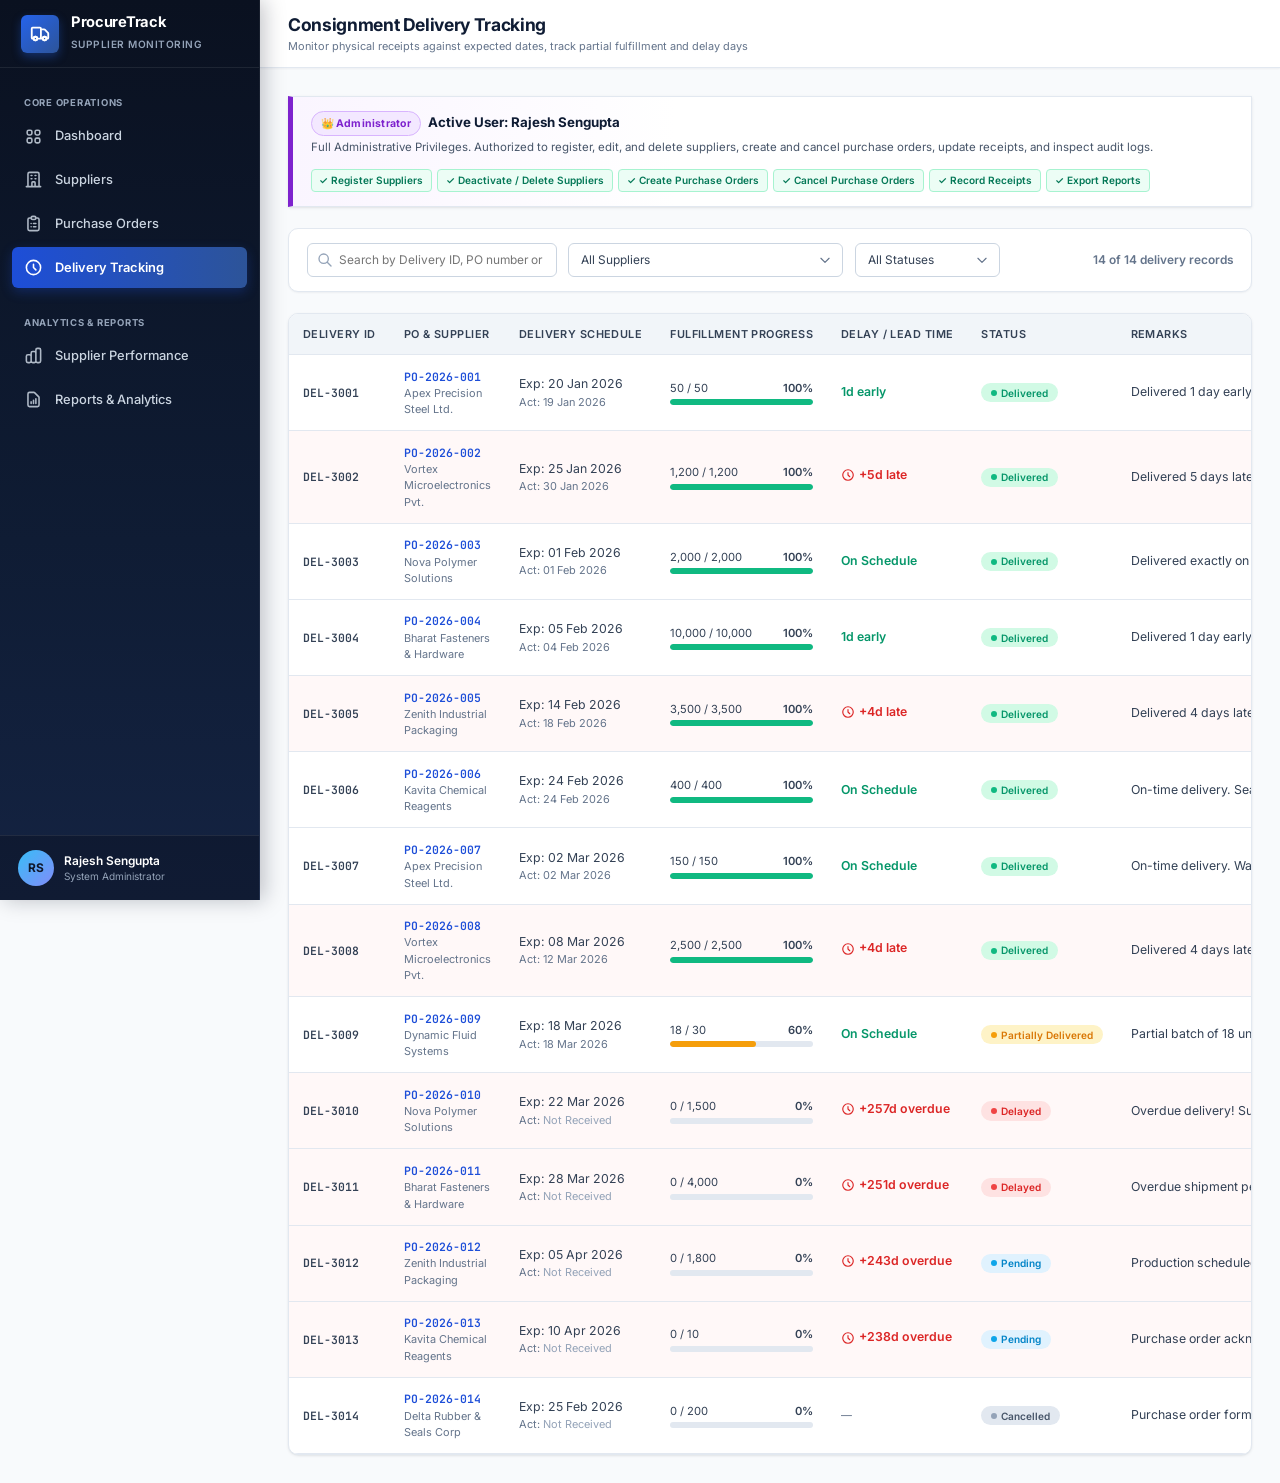
<file: stage1-static/deliveries.html>
<!DOCTYPE html>
<html lang="en">
<head>
  <meta charset="UTF-8">
  <meta name="viewport" content="width=device-width, initial-scale=1.0">
  <title>Delivery Tracking & Delay Monitoring | Supplier Monitoring System</title>
  <meta name="description" content="Monitor consignment receipts, calculate delivery delay days, and log status progression history.">
  <link rel="stylesheet" href="css/style.css">
</head>
<body>
  <div class="app-container">
    <!-- Sidebar -->
    <aside class="sidebar">
      <div class="sidebar-header">
        <div class="brand-icon">
          <svg width="22" height="22" fill="none" stroke="currentColor" viewBox="0 0 24 24"><path stroke-linecap="round" stroke-linejoin="round" stroke-width="2" d="M9 17a2 2 0 11-4 0 2 2 0 014 0zM19 17a2 2 0 11-4 0 2 2 0 014 0z"/><path stroke-linecap="round" stroke-linejoin="round" stroke-width="2" d="M13 16V6a1 1 0 00-1-1H4a1 1 0 00-1 1v10a1 1 0 001 1h1m8-1a1 1 0 01-1 1H9m4-1V8a1 1 0 011-1h2.586a1 1 0 01.707.293l3.414 3.414a1 1 0 01.293.707V16a1 1 0 01-1 1h-1m-6-1a1 1 0 001 1h1M5 17a2 2 0 104 0m-4 0a2 2 0 114 0m6 0a2 2 0 104 0m-4 0a2 2 0 114 0"/></svg>
        </div>
        <div class="brand-text">
          <h1>ProcureTrack</h1>
          <span>Supplier Monitoring</span>
        </div>
      </div>

      <div class="sidebar-content">
        <div class="nav-section-title">Core Operations</div>
        <ul class="nav-list">
          <li class="nav-item">
            <a href="index.html">
              <svg fill="none" stroke="currentColor" viewBox="0 0 24 24"><path stroke-linecap="round" stroke-linejoin="round" stroke-width="2" d="M4 6a2 2 0 012-2h2a2 2 0 012 2v2a2 2 0 01-2 2H6a2 2 0 01-2-2V6zM14 6a2 2 0 012-2h2a2 2 0 012 2v2a2 2 0 01-2 2h-2a2 2 0 01-2-2V6zM4 16a2 2 0 012-2h2a2 2 0 012 2v2a2 2 0 01-2 2H6a2 2 0 01-2-2v-2zM14 16a2 2 0 012-2h2a2 2 0 012 2v2a2 2 0 01-2 2h-2a2 2 0 01-2-2v-2z"/></svg>
              <span>Dashboard</span>
            </a>
          </li>
          <li class="nav-item">
            <a href="suppliers.html">
              <svg fill="none" stroke="currentColor" viewBox="0 0 24 24"><path stroke-linecap="round" stroke-linejoin="round" stroke-width="2" d="M19 21V5a2 2 0 00-2-2H7a2 2 0 00-2 2v16m14 0h2m-2 0h-5m-9 0H3m2 0h5M9 7h1m-1 4h1m4-4h1m-1 4h1m-5 10v-5a1 1 0 011-1h2a1 1 0 011 1v5m-4 0h4"/></svg>
              <span>Suppliers</span>
            </a>
          </li>
          <li class="nav-item">
            <a href="purchase-orders.html">
              <svg fill="none" stroke="currentColor" viewBox="0 0 24 24"><path stroke-linecap="round" stroke-linejoin="round" stroke-width="2" d="M9 5H7a2 2 0 00-2 2v12a2 2 0 002 2h10a2 2 0 002-2V7a2 2 0 00-2-2h-2M9 5a2 2 0 002 2h2a2 2 0 002-2M9 5a2 2 0 012-2h2a2 2 0 012 2m-3 7h3m-3 4h3m-6-4h.01M9 16h.01"/></svg>
              <span>Purchase Orders</span>
            </a>
          </li>
          <li class="nav-item active">
            <a href="deliveries.html">
              <svg fill="none" stroke="currentColor" viewBox="0 0 24 24"><path stroke-linecap="round" stroke-linejoin="round" stroke-width="2" d="M12 8v4l3 3m6-3a9 9 0 11-18 0 9 9 0 0118 0z"/></svg>
              <span>Delivery Tracking</span>
            </a>
          </li>
        </ul>

        <div class="nav-section-title">Analytics & Reports</div>
        <ul class="nav-list">
          <li class="nav-item">
            <a href="performance.html">
              <svg fill="none" stroke="currentColor" viewBox="0 0 24 24"><path stroke-linecap="round" stroke-linejoin="round" stroke-width="2" d="M9 19v-6a2 2 0 00-2-2H5a2 2 0 00-2 2v6a2 2 0 002 2h2a2 2 0 002-2zm0 0V9a2 2 0 012-2h2a2 2 0 012 2v10m-6 0a2 2 0 002 2h2a2 2 0 002-2m0 0V5a2 2 0 012-2h2a2 2 0 012 2v14a2 2 0 01-2 2h-2a2 2 0 01-2-2z"/></svg>
              <span>Supplier Performance</span>
            </a>
          </li>
          <li class="nav-item">
            <a href="reports.html">
              <svg fill="none" stroke="currentColor" viewBox="0 0 24 24"><path stroke-linecap="round" stroke-linejoin="round" stroke-width="2" d="M9 17v-2m3 2v-4m3 4v-6m2 10H7a2 2 0 01-2-2V5a2 2 0 012-2h5.586a1 1 0 01.707.293l5.414 5.414a1 1 0 01.293.707V19a2 2 0 01-2 2z"/></svg>
              <span>Reports & Analytics</span>
            </a>
          </li>
        </ul>
      </div>

      <div class="sidebar-footer">
        <div class="user-profile-widget">
          <div class="user-avatar">PM</div>
          <div class="user-info">
            <div class="user-name">Procurement Admin</div>
            <div class="user-role">Manufacturing Division</div>
          </div>
        </div>
      </div>
    </aside>

    <!-- Main Wrapper -->
    <main class="main-wrapper">
      <header class="top-header">
        <div class="header-left">
          <button class="mobile-menu-toggle" aria-label="Toggle navigation">
            <svg width="22" height="22" fill="none" stroke="currentColor" viewBox="0 0 24 24"><path stroke-linecap="round" stroke-linejoin="round" stroke-width="2" d="M4 6h16M4 12h16M4 18h16"/></svg>
          </button>
          <div class="page-title-box">
            <h2>Consignment Delivery Tracking</h2>
            <p>Monitor physical receipts against expected dates, track partial fulfillment and delay days</p>
          </div>
        </div>
      </header>

      <div class="page-body">
        <!-- Role Operational Capability Banner -->
        <div id="role-banner-container"></div>

        <!-- Toolbar -->
        <div class="toolbar-container">
          <div class="toolbar-filters">
            <div class="search-input-group">
              <svg fill="none" stroke="currentColor" viewBox="0 0 24 24"><path stroke-linecap="round" stroke-linejoin="round" stroke-width="2" d="M21 21l-6-6m2-5a7 7 0 11-14 0 7 7 0 0114 0z"/></svg>
              <input type="text" id="delivery-search" placeholder="Search by Delivery ID, PO number or supplier...">
            </div>

            <select id="delivery-supplier-filter" class="filter-select">
              <option value="">All Suppliers</option>
            </select>

            <select id="delivery-status-filter" class="filter-select">
              <option value="">All Statuses</option>
              <option value="Pending">Pending</option>
              <option value="Partially Delivered">Partially Delivered</option>
              <option value="Delivered">Delivered</option>
              <option value="Delayed">Delayed</option>
              <option value="Cancelled">Cancelled</option>
            </select>
          </div>
          <div style="font-size:0.85rem; font-weight:600; color:var(--slate-500);" id="delivery-total-count">
            Loading deliveries...
          </div>
        </div>

        <!-- Deliveries Table -->
        <div class="card">
          <div class="table-responsive">
            <table class="data-table">
              <thead>
                <tr>
                  <th>Delivery ID</th>
                  <th>PO & Supplier</th>
                  <th>Delivery Schedule</th>
                  <th>Fulfillment Progress</th>
                  <th>Delay / Lead Time</th>
                  <th>Status</th>
                  <th>Remarks</th>
                  <th>Actions</th>
                </tr>
              </thead>
              <tbody id="deliveries-table-body">
                <!-- Dynamically populated via deliveries.js -->
              </tbody>
            </table>
          </div>
        </div>
      </div>
    </main>
  </div>

  <!-- Modal: Update Delivery Progress -->
  <div id="delivery-modal" class="modal-overlay">
    <div class="modal-card">
      <div class="modal-header">
        <h3 id="delivery-modal-title" class="modal-title">Update Delivery Consignment</h3>
        <button id="btn-close-delivery-modal" class="btn btn-icon" aria-label="Close modal">&times;</button>
      </div>
      <form id="delivery-form">
        <div class="modal-body">
          <div class="form-grid">
            <div class="form-group">
              <label class="form-label" for="del-id">Delivery ID</label>
              <input type="text" id="del-id" class="form-control" readonly>
            </div>

            <div class="form-group">
              <label class="form-label" for="del-order-id">Purchase Order ID</label>
              <input type="text" id="del-order-id" class="form-control" readonly>
            </div>

            <div class="form-group">
              <label class="form-label" for="del-expected-date">Expected Date</label>
              <input type="date" id="del-expected-date" class="form-control" readonly>
            </div>

            <div class="form-group">
              <label class="form-label" for="del-actual-date">Actual Delivery Date <span class="required">*</span></label>
              <input type="date" id="del-actual-date" class="form-control">
              <div class="form-help">Date goods physically arrived at warehouse</div>
            </div>

            <div class="form-group">
              <label class="form-label" for="del-ordered-qty">Ordered Quantity</label>
              <input type="number" id="del-ordered-qty" class="form-control" readonly>
            </div>

            <div class="form-group">
              <label class="form-label" for="del-received-qty">Received Quantity <span class="required">*</span></label>
              <input type="number" id="del-received-qty" class="form-control" min="0" step="1" required>
              <div class="form-help">Cannot exceed ordered quantity</div>
            </div>

            <div class="form-group span-full">
              <label class="form-label" for="del-status">Delivery Status <span class="required">*</span></label>
              <select id="del-status" class="form-control" required>
                <option value="Pending">Pending</option>
                <option value="Partially Delivered">Partially Delivered</option>
                <option value="Delivered">Delivered (Full)</option>
                <option value="Delayed">Delayed</option>
                <option value="Cancelled">Cancelled</option>
              </select>
              <div class="form-help">Auto-aligned based on received quantity count</div>
            </div>

            <div class="form-group span-full">
              <label class="form-label" for="del-remarks">Inspection Notes / Delay Remarks</label>
              <textarea id="del-remarks" class="form-control" rows="2" placeholder="Record goods receipt note (GRN), quality check outcome, or reason for delay..."></textarea>
            </div>
          </div>
        </div>
        <div class="modal-footer">
          <button type="button" id="btn-cancel-delivery-modal" class="btn btn-outline">Cancel</button>
          <button type="submit" class="btn btn-primary">Update Delivery</button>
        </div>
      </form>
    </div>
  </div>

  <!-- Modal: View Delivery Details & Audit History -->
  <div id="view-delivery-modal" class="modal-overlay">
    <div class="modal-card" style="max-width:680px;">
      <div class="modal-header">
        <h3 class="modal-title">Consignment Details: <span id="view-del-id" class="cell-code" style="color:var(--primary-600);"></span></h3>
        <button id="btn-close-view-delivery-modal" class="btn btn-icon" aria-label="Close modal">&times;</button>
      </div>
      <div class="modal-body">
        <div style="background:var(--slate-50); border:1px solid var(--slate-200); border-radius:var(--border-radius); padding:1.25rem; margin-bottom:1.25rem;">
          <div style="display:flex; justify-content:space-between; align-items:center; margin-bottom:0.75rem;">
            <div>
              <span class="cell-muted" style="font-size:0.75rem;">Supplier Organization</span>
              <div id="view-del-supplier" style="font-size:1rem; font-weight:700; color:var(--navy-900);"></div>
            </div>
            <div id="view-del-status"></div>
          </div>

          <div style="display:grid; grid-template-columns:repeat(2, 1fr); gap:0.75rem; font-size:0.85rem;">
            <div>
              <span class="cell-muted">Purchase Order:</span>
              <div id="view-del-po" class="cell-code" style="font-weight:700;"></div>
            </div>
            <div>
              <span class="cell-muted">Delay Metric:</span>
              <div id="view-del-delay"></div>
            </div>
            <div>
              <span class="cell-muted">Expected Delivery:</span>
              <div id="view-del-exp" style="font-weight:600;"></div>
            </div>
            <div>
              <span class="cell-muted">Actual Date Received:</span>
              <div id="view-del-act" style="font-weight:600;"></div>
            </div>
            <div>
              <span class="cell-muted">Received / Ordered:</span>
              <div id="view-del-qty" style="font-weight:700;"></div>
            </div>
            <div>
              <span class="cell-muted">Remarks:</span>
              <div id="view-del-remarks" style="font-size:0.8rem;"></div>
            </div>
          </div>
        </div>

        <h4 style="font-size:0.92rem; font-weight:700; margin-bottom:0.75rem; color:var(--navy-900);">Delivery Status Audit History Log</h4>
        <div class="table-responsive" style="max-height:220px; border:1px solid var(--slate-200); border-radius:var(--border-radius-sm);">
          <table class="data-table" style="font-size:0.82rem;">
            <thead>
              <tr>
                <th>Timestamp</th>
                <th>Prior Status</th>
                <th>New Status</th>
                <th>Event Description</th>
              </tr>
            </thead>
            <tbody id="view-del-history-body">
              <!-- Dynamically populated -->
            </tbody>
          </table>
        </div>
      </div>
      <div class="modal-footer">
        <button type="button" onclick="document.getElementById('view-delivery-modal').classList.remove('active')" class="btn btn-outline">Close</button>
      </div>
    </div>
  </div>

  <script src="js/app.js"></script>
  <script src="js/deliveries.js"></script>
</body>
</html>
</file>
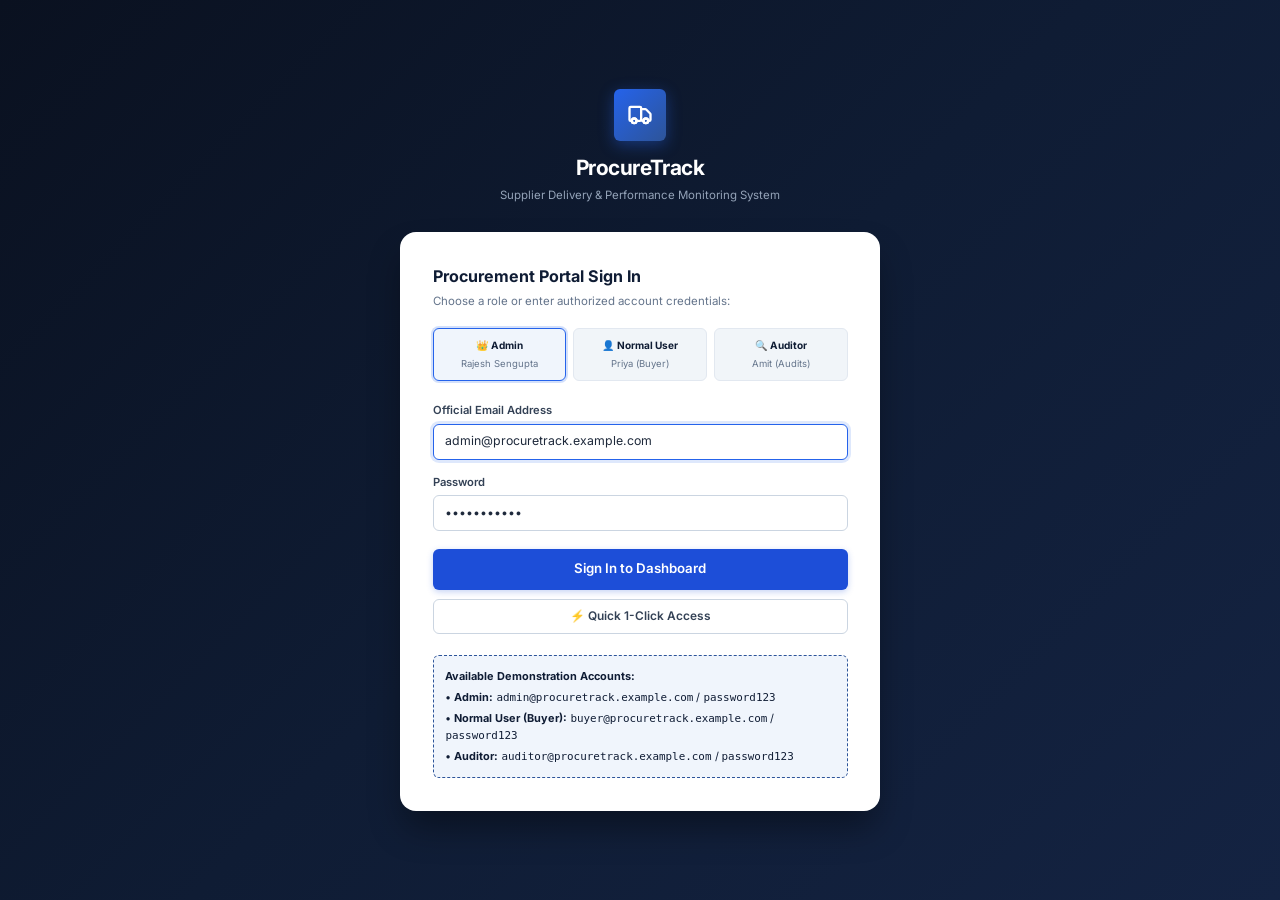
<file: stage1-static/login.html>
<!DOCTYPE html>
<html lang="en">
<head>
  <meta charset="UTF-8">
  <meta name="viewport" content="width=device-width, initial-scale=1.0">
  <title>Login | ProcureTrack - Supplier Monitoring System</title>
  <meta name="description" content="Secure portal sign in for procurement managers and administrators.">
  <link rel="stylesheet" href="css/style.css">
  <style>
    body {
      background: linear-gradient(135deg, var(--navy-950) 0%, var(--navy-900) 50%, var(--navy-850) 100%);
      display: flex;
      align-items: center;
      justify-content: center;
      min-height: 100vh;
      padding: 1.5rem;
    }
    .login-container {
      max-width: 480px;
      width: 100%;
    }
    .login-brand {
      text-align: center;
      margin-bottom: 2rem;
    }
    .login-brand .brand-icon {
      margin: 0 auto 0.75rem auto;
      width: 52px;
      height: 52px;
      background: linear-gradient(135deg, var(--primary-500), var(--navy-600));
      border-radius: var(--border-radius-sm);
      display: flex;
      align-items: center;
      justify-content: center;
      color: var(--white);
      box-shadow: 0 4px 15px rgba(37, 99, 235, 0.4);
    }
    .login-brand h1 {
      font-size: 1.5rem;
      color: var(--white);
      font-weight: 700;
      letter-spacing: -0.02em;
    }
    .login-brand p {
      font-size: 0.82rem;
      color: var(--slate-400);
      margin-top: 0.25rem;
    }
    .login-card {
      background: var(--white);
      border-radius: var(--border-radius-lg);
      padding: 2.25rem;
      box-shadow: 0 20px 35px -5px rgba(0, 0, 0, 0.4);
      border: 1px solid rgba(255, 255, 255, 0.1);
    }
    .user-pill-selector {
      display: grid;
      grid-template-columns: repeat(3, 1fr);
      gap: 0.5rem;
      margin-bottom: 1.5rem;
    }
    .btn-user-select {
      background: var(--slate-100);
      border: 1px solid var(--slate-200);
      border-radius: var(--border-radius-sm);
      padding: 0.65rem 0.5rem;
      text-align: center;
      cursor: pointer;
      transition: all var(--transition-fast);
      display: flex;
      flex-direction: column;
      align-items: center;
      gap: 0.25rem;
    }
    .btn-user-select:hover {
      background: var(--slate-200);
    }
    .btn-user-select.active {
      background: var(--navy-50);
      border-color: var(--primary-500);
      box-shadow: 0 0 0 2px rgba(37, 99, 235, 0.2);
    }
    .user-select-role {
      font-size: 0.72rem;
      font-weight: 700;
      color: var(--navy-900);
    }
    .user-select-name {
      font-size: 0.68rem;
      color: var(--slate-500);
    }
    .default-credentials-box {
      background: var(--navy-50);
      border: 1px dashed var(--navy-600);
      border-radius: var(--border-radius-sm);
      padding: 0.85rem;
      font-size: 0.78rem;
      margin-top: 1.5rem;
      color: var(--navy-900);
    }
  </style>
</head>
<body>
  <div class="login-container">
    <div class="login-brand">
      <div class="brand-icon">
        <svg width="28" height="28" fill="none" stroke="currentColor" viewBox="0 0 24 24"><path stroke-linecap="round" stroke-linejoin="round" stroke-width="2" d="M9 17a2 2 0 11-4 0 2 2 0 014 0zM19 17a2 2 0 11-4 0 2 2 0 014 0z"/><path stroke-linecap="round" stroke-linejoin="round" stroke-width="2" d="M13 16V6a1 1 0 00-1-1H4a1 1 0 00-1 1v10a1 1 0 001 1h1m8-1a1 1 0 01-1 1H9m4-1V8a1 1 0 011-1h2.586a1 1 0 01.707.293l3.414 3.414a1 1 0 01.293.707V16a1 1 0 01-1 1h-1m-6-1a1 1 0 001 1h1M5 17a2 2 0 104 0m-4 0a2 2 0 114 0m6 0a2 2 0 104 0m-4 0a2 2 0 114 0"/></svg>
      </div>
      <h1>ProcureTrack</h1>
      <p>Supplier Delivery &amp; Performance Monitoring System</p>
    </div>

    <div class="login-card">
      <h2 style="font-size: 1.15rem; font-weight: 700; color: var(--navy-900); margin-bottom: 0.35rem;">Procurement Portal Sign In</h2>
      <p style="font-size: 0.82rem; color: var(--slate-500); margin-bottom: 1.25rem;">Choose a role or enter authorized account credentials:</p>

      <!-- Quick 1-Click Role Switcher -->
      <div class="user-pill-selector">
        <button type="button" class="btn-user-select active" onclick="switchUserRole(this, 'admin')">
          <span class="user-select-role">👑 Admin</span>
          <span class="user-select-name">Rajesh Sengupta</span>
        </button>
        <button type="button" class="btn-user-select" onclick="switchUserRole(this, 'buyer')">
          <span class="user-select-role">👤 Normal User</span>
          <span class="user-select-name">Priya (Buyer)</span>
        </button>
        <button type="button" class="btn-user-select" onclick="switchUserRole(this, 'auditor')">
          <span class="user-select-role">🔍 Auditor</span>
          <span class="user-select-name">Amit (Audits)</span>
        </button>
      </div>

      <div id="login-alert" style="display:none; margin-bottom: 1rem;"></div>

      <form id="static-login-form" onsubmit="return handleLoginSubmit(event);">
        <div class="form-group">
          <label class="form-label" for="login-email">Official Email Address</label>
          <input type="text" id="login-email" class="form-control" placeholder="admin@procuretrack.example.com" value="admin@procuretrack.example.com" required autofocus>
        </div>

        <div class="form-group" style="margin-bottom: 1.25rem;">
          <label class="form-label" for="login-password">Password</label>
          <input type="password" id="login-password" class="form-control" placeholder="••••••••••••" value="password123">
        </div>

        <button type="button" id="btn-submit-login" class="btn btn-primary" style="width: 100%; padding: 0.75rem; font-size: 0.95rem;" onclick="handleLoginSubmit(event)">
          Sign In to Dashboard
        </button>

        <button type="button" class="btn btn-outline" style="width: 100%; margin-top: 0.65rem; padding: 0.55rem; font-size: 0.85rem;" onclick="quickLoginDirect()">
          ⚡ Quick 1-Click Access
        </button>
      </form>

      <div class="default-credentials-box">
        <div style="font-weight: 700; margin-bottom: 0.35rem;">Available Demonstration Accounts:</div>
        <div style="margin-bottom: 0.25rem;">&bull; <strong>Admin:</strong> <code>admin@procuretrack.example.com</code> / <code>password123</code></div>
        <div style="margin-bottom: 0.25rem;">&bull; <strong>Normal User (Buyer):</strong> <code>buyer@procuretrack.example.com</code> / <code>password123</code></div>
        <div>&bull; <strong>Auditor:</strong> <code>auditor@procuretrack.example.com</code> / <code>password123</code></div>
      </div>
    </div>
  </div>

  <script src="js/app.js?v=2.5"></script>
  <script>
    const ACCOUNTS = window.DEMO_USERS || {
      admin: { id: 1, name: 'Rajesh Sengupta', email: 'admin@procuretrack.example.com', role: 'Admin', initials: 'RS' },
      buyer: { id: 2, name: 'Priya Menon', email: 'buyer@procuretrack.example.com', role: 'Purchasing_Manager', initials: 'PM' },
      auditor: { id: 3, name: 'Amit Deshmukh', email: 'auditor@procuretrack.example.com', role: 'Auditor', initials: 'AD' }
    };

    let selectedRoleKey = 'admin';

    function switchUserRole(btn, roleKey) {
      selectedRoleKey = roleKey;
      document.querySelectorAll('.btn-user-select').forEach(b => b.classList.remove('active'));
      if (btn) btn.classList.add('active');

      const u = ACCOUNTS[roleKey];
      if (u) {
        document.getElementById('login-email').value = u.email;
        document.getElementById('login-password').value = 'password123';
      }
    }

    function quickLoginDirect() {
      const u = ACCOUNTS[selectedRoleKey] || ACCOUNTS.admin;
      if (window.DataStore && DataStore.setCurrentUser) {
        DataStore.setCurrentUser(u);
        DataStore.logActivity('LOGIN', 'Quick Access', `Direct signin as ${u.name} (${u.role})`, 'PERMITTED');
      } else {
        localStorage.setItem('sdpms_current_user_v1', JSON.stringify(u));
      }
      window.location.href = 'index.html';
    }

    function handleLoginSubmit(e) {
      if (e && e.preventDefault) e.preventDefault();
      const emailInput = (document.getElementById('login-email').value || '').trim().toLowerCase();
      const alertBox = document.getElementById('login-alert');

      let matchedUser = Object.values(ACCOUNTS).find(u => u.email.toLowerCase() === emailInput);

      if (!matchedUser) {
        if (emailInput.includes('buyer') || emailInput.includes('priya')) {
          matchedUser = ACCOUNTS.buyer;
        } else if (emailInput.includes('audit') || emailInput.includes('amit')) {
          matchedUser = ACCOUNTS.auditor;
        } else {
          matchedUser = ACCOUNTS[selectedRoleKey] || ACCOUNTS.admin;
        }
      }

      if (window.DataStore && DataStore.setCurrentUser) {
        DataStore.setCurrentUser(matchedUser);
        DataStore.logActivity('LOGIN', 'Portal Session', `User logged in as ${matchedUser.name} (${matchedUser.role})`, 'PERMITTED');
      } else {
        localStorage.setItem('sdpms_current_user_v1', JSON.stringify(matchedUser));
      }

      if (alertBox) {
        alertBox.className = 'alert-box alert-success';
        alertBox.style.display = 'block';
        alertBox.innerHTML = `Welcome, <strong>${matchedUser.name}</strong>! Signing in...`;
      }

      setTimeout(() => {
        window.location.href = 'index.html';
      }, 150);

      return false;
    }
  </script>
</body>
</html>
</file>
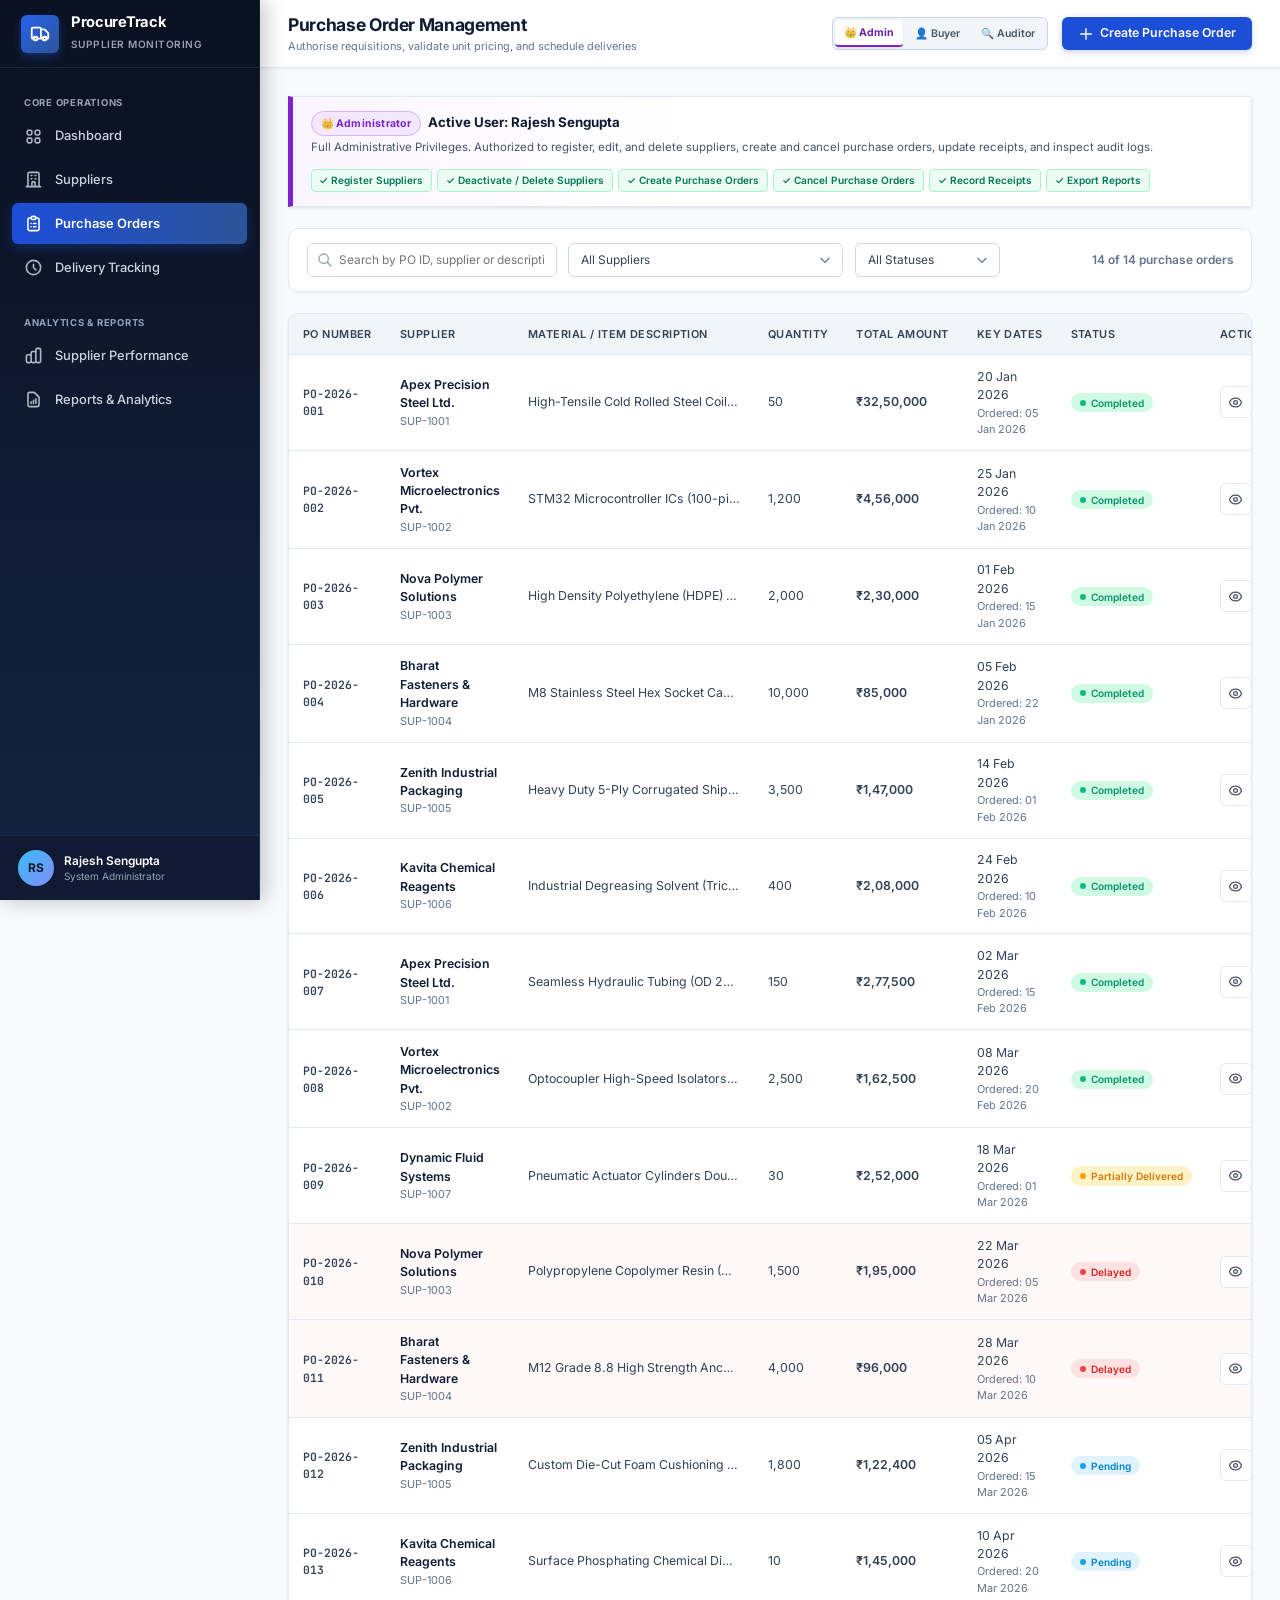
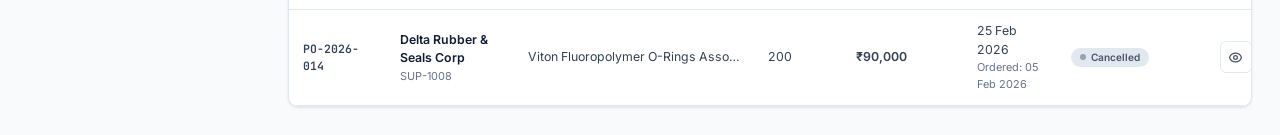
<file: stage1-static/purchase-orders.html>
<!DOCTYPE html>
<html lang="en">
<head>
  <meta charset="UTF-8">
  <meta name="viewport" content="width=device-width, initial-scale=1.0">
  <title>Purchase Order Management | Supplier Monitoring System</title>
  <meta name="description" content="Generate and monitor industrial purchase orders with automatic valuation and date tracking.">
  <link rel="stylesheet" href="css/style.css">
</head>
<body>
  <div class="app-container">
    <!-- Sidebar -->
    <aside class="sidebar">
      <div class="sidebar-header">
        <div class="brand-icon">
          <svg width="22" height="22" fill="none" stroke="currentColor" viewBox="0 0 24 24"><path stroke-linecap="round" stroke-linejoin="round" stroke-width="2" d="M9 17a2 2 0 11-4 0 2 2 0 014 0zM19 17a2 2 0 11-4 0 2 2 0 014 0z"/><path stroke-linecap="round" stroke-linejoin="round" stroke-width="2" d="M13 16V6a1 1 0 00-1-1H4a1 1 0 00-1 1v10a1 1 0 001 1h1m8-1a1 1 0 01-1 1H9m4-1V8a1 1 0 011-1h2.586a1 1 0 01.707.293l3.414 3.414a1 1 0 01.293.707V16a1 1 0 01-1 1h-1m-6-1a1 1 0 001 1h1M5 17a2 2 0 104 0m-4 0a2 2 0 114 0m6 0a2 2 0 104 0m-4 0a2 2 0 114 0"/></svg>
        </div>
        <div class="brand-text">
          <h1>ProcureTrack</h1>
          <span>Supplier Monitoring</span>
        </div>
      </div>

      <div class="sidebar-content">
        <div class="nav-section-title">Core Operations</div>
        <ul class="nav-list">
          <li class="nav-item">
            <a href="index.html">
              <svg fill="none" stroke="currentColor" viewBox="0 0 24 24"><path stroke-linecap="round" stroke-linejoin="round" stroke-width="2" d="M4 6a2 2 0 012-2h2a2 2 0 012 2v2a2 2 0 01-2 2H6a2 2 0 01-2-2V6zM14 6a2 2 0 012-2h2a2 2 0 012 2v2a2 2 0 01-2 2h-2a2 2 0 01-2-2V6zM4 16a2 2 0 012-2h2a2 2 0 012 2v2a2 2 0 01-2 2H6a2 2 0 01-2-2v-2zM14 16a2 2 0 012-2h2a2 2 0 012 2v2a2 2 0 01-2 2h-2a2 2 0 01-2-2v-2z"/></svg>
              <span>Dashboard</span>
            </a>
          </li>
          <li class="nav-item">
            <a href="suppliers.html">
              <svg fill="none" stroke="currentColor" viewBox="0 0 24 24"><path stroke-linecap="round" stroke-linejoin="round" stroke-width="2" d="M19 21V5a2 2 0 00-2-2H7a2 2 0 00-2 2v16m14 0h2m-2 0h-5m-9 0H3m2 0h5M9 7h1m-1 4h1m4-4h1m-1 4h1m-5 10v-5a1 1 0 011-1h2a1 1 0 011 1v5m-4 0h4"/></svg>
              <span>Suppliers</span>
            </a>
          </li>
          <li class="nav-item active">
            <a href="purchase-orders.html">
              <svg fill="none" stroke="currentColor" viewBox="0 0 24 24"><path stroke-linecap="round" stroke-linejoin="round" stroke-width="2" d="M9 5H7a2 2 0 00-2 2v12a2 2 0 002 2h10a2 2 0 002-2V7a2 2 0 00-2-2h-2M9 5a2 2 0 002 2h2a2 2 0 002-2M9 5a2 2 0 012-2h2a2 2 0 012 2m-3 7h3m-3 4h3m-6-4h.01M9 16h.01"/></svg>
              <span>Purchase Orders</span>
            </a>
          </li>
          <li class="nav-item">
            <a href="deliveries.html">
              <svg fill="none" stroke="currentColor" viewBox="0 0 24 24"><path stroke-linecap="round" stroke-linejoin="round" stroke-width="2" d="M12 8v4l3 3m6-3a9 9 0 11-18 0 9 9 0 0118 0z"/></svg>
              <span>Delivery Tracking</span>
            </a>
          </li>
        </ul>

        <div class="nav-section-title">Analytics & Reports</div>
        <ul class="nav-list">
          <li class="nav-item">
            <a href="performance.html">
              <svg fill="none" stroke="currentColor" viewBox="0 0 24 24"><path stroke-linecap="round" stroke-linejoin="round" stroke-width="2" d="M9 19v-6a2 2 0 00-2-2H5a2 2 0 00-2 2v6a2 2 0 002 2h2a2 2 0 002-2zm0 0V9a2 2 0 012-2h2a2 2 0 012 2v10m-6 0a2 2 0 002 2h2a2 2 0 002-2m0 0V5a2 2 0 012-2h2a2 2 0 012 2v14a2 2 0 01-2 2h-2a2 2 0 01-2-2z"/></svg>
              <span>Supplier Performance</span>
            </a>
          </li>
          <li class="nav-item">
            <a href="reports.html">
              <svg fill="none" stroke="currentColor" viewBox="0 0 24 24"><path stroke-linecap="round" stroke-linejoin="round" stroke-width="2" d="M9 17v-2m3 2v-4m3 4v-6m2 10H7a2 2 0 01-2-2V5a2 2 0 012-2h5.586a1 1 0 01.707.293l5.414 5.414a1 1 0 01.293.707V19a2 2 0 01-2 2z"/></svg>
              <span>Reports & Analytics</span>
            </a>
          </li>
        </ul>
      </div>

      <div class="sidebar-footer">
        <div class="user-profile-widget">
          <div class="user-avatar">PM</div>
          <div class="user-info">
            <div class="user-name">Procurement Admin</div>
            <div class="user-role">Manufacturing Division</div>
          </div>
        </div>
      </div>
    </aside>

    <!-- Main Wrapper -->
    <main class="main-wrapper">
      <header class="top-header">
        <div class="header-left">
          <button class="mobile-menu-toggle" aria-label="Toggle navigation">
            <svg width="22" height="22" fill="none" stroke="currentColor" viewBox="0 0 24 24"><path stroke-linecap="round" stroke-linejoin="round" stroke-width="2" d="M4 6h16M4 12h16M4 18h16"/></svg>
          </button>
          <div class="page-title-box">
            <h2>Purchase Order Management</h2>
            <p>Authorise requisitions, validate unit pricing, and schedule deliveries</p>
          </div>
        </div>
        <div class="header-right">
          <button id="btn-create-order" class="btn btn-primary">
            <svg width="16" height="16" fill="none" stroke="currentColor" viewBox="0 0 24 24"><path stroke-linecap="round" stroke-linejoin="round" stroke-width="2" d="M12 4v16m8-8H4"/></svg>
            Create Purchase Order
          </button>
        </div>
      </header>

      <div class="page-body">
        <!-- Role Operational Capability Banner -->
        <div id="role-banner-container"></div>

        <!-- Toolbar -->
        <div class="toolbar-container">
          <div class="toolbar-filters">
            <div class="search-input-group">
              <svg fill="none" stroke="currentColor" viewBox="0 0 24 24"><path stroke-linecap="round" stroke-linejoin="round" stroke-width="2" d="M21 21l-6-6m2-5a7 7 0 11-14 0 7 7 0 0114 0z"/></svg>
              <input type="text" id="order-search" placeholder="Search by PO ID, supplier or description...">
            </div>

            <select id="order-supplier-filter" class="filter-select">
              <option value="">All Suppliers</option>
            </select>

            <select id="order-status-filter" class="filter-select">
              <option value="">All Statuses</option>
              <option value="Pending">Pending</option>
              <option value="Partially Delivered">Partially Delivered</option>
              <option value="Completed">Completed</option>
              <option value="Delayed">Delayed</option>
              <option value="Cancelled">Cancelled</option>
            </select>
          </div>
          <div style="font-size:0.85rem; font-weight:600; color:var(--slate-500);" id="order-total-count">
            Loading orders...
          </div>
        </div>

        <!-- Orders Table -->
        <div class="card">
          <div class="table-responsive">
            <table class="data-table">
              <thead>
                <tr>
                  <th>PO Number</th>
                  <th>Supplier</th>
                  <th>Material / Item Description</th>
                  <th>Quantity</th>
                  <th>Total Amount</th>
                  <th>Key Dates</th>
                  <th>Status</th>
                  <th>Actions</th>
                </tr>
              </thead>
              <tbody id="orders-table-body">
                <!-- Dynamically populated via orders.js -->
              </tbody>
            </table>
          </div>
        </div>
      </div>
    </main>
  </div>

  <!-- Modal: Create / Edit Purchase Order -->
  <div id="order-modal" class="modal-overlay">
    <div class="modal-card">
      <div class="modal-header">
        <h3 id="order-modal-title" class="modal-title">Create Purchase Order</h3>
        <button id="btn-close-order-modal" class="btn btn-icon" aria-label="Close modal">&times;</button>
      </div>
      <form id="order-form">
        <div class="modal-body">
          <div class="form-grid">
            <div class="form-group">
              <label class="form-label" for="po-id">Purchase Order ID <span class="required">*</span></label>
              <input type="text" id="po-id" class="form-control" placeholder="PO-2026-015" required>
              <div class="form-help">Unique procurement code</div>
            </div>

            <div class="form-group">
              <label class="form-label" for="po-supplier">Supplier <span class="required">*</span></label>
              <select id="po-supplier" class="form-control" required>
                <!-- Populated with active suppliers -->
              </select>
            </div>

            <div class="form-group">
              <label class="form-label" for="po-order-date">Order Issue Date <span class="required">*</span></label>
              <input type="date" id="po-order-date" class="form-control" required>
            </div>

            <div class="form-group">
              <label class="form-label" for="po-expected-date">Expected Delivery Date <span class="required">*</span></label>
              <input type="date" id="po-expected-date" class="form-control" required>
              <div class="form-help">Must be on or after order date</div>
            </div>

            <div class="form-group span-full">
              <label class="form-label" for="po-description">Material / Product Description <span class="required">*</span></label>
              <textarea id="po-description" class="form-control" rows="2" placeholder="Specify technical grade, dimensions, tolerances or DIN/ISO specifications..." required></textarea>
            </div>

            <div class="form-group">
              <label class="form-label" for="po-qty">Ordered Quantity <span class="required">*</span></label>
              <input type="number" id="po-qty" class="form-control" min="1" step="1" placeholder="e.g. 500" required>
            </div>

            <div class="form-group">
              <label class="form-label" for="po-price">Unit Price (INR) <span class="required">*</span></label>
              <input type="number" id="po-price" class="form-control" min="0" step="0.01" placeholder="e.g. 150.00" required>
            </div>

            <div class="form-group span-full">
              <label class="form-label" for="po-total">Total Order Value (Calculated)</label>
              <input type="text" id="po-total" class="form-control" readonly style="font-weight:700; color:var(--primary-600); font-size:1.1rem; background:var(--slate-50);">
            </div>

            <div class="form-group span-full">
              <label class="form-label" for="po-notes">Procurement Notes / Instructions</label>
              <input type="text" id="po-notes" class="form-control" placeholder="Packaging guidelines, test certificates, or delivery gate instructions">
            </div>
          </div>
        </div>
        <div class="modal-footer">
          <button type="button" id="btn-cancel-order-modal" class="btn btn-outline">Cancel</button>
          <button type="submit" class="btn btn-primary">Save & Issue PO</button>
        </div>
      </form>
    </div>
  </div>

  <!-- Modal: View PO Details -->
  <div id="view-order-modal" class="modal-overlay">
    <div class="modal-card">
      <div class="modal-header">
        <h3 class="modal-title">Purchase Order Details: <span id="view-po-id" class="cell-code" style="color:var(--primary-600);"></span></h3>
        <button id="btn-close-view-order-modal" class="btn btn-icon" aria-label="Close modal">&times;</button>
      </div>
      <div class="modal-body">
        <div style="background:var(--slate-50); border:1px solid var(--slate-200); border-radius:var(--border-radius); padding:1.25rem; margin-bottom:1.25rem;">
          <div style="display:flex; justify-content:space-between; align-items:center; margin-bottom:0.85rem;">
            <div>
              <div class="cell-muted" style="font-size:0.75rem;">Selected Vendor</div>
              <div id="view-po-supplier" style="font-size:1rem; font-weight:700; color:var(--navy-900);"></div>
            </div>
            <div id="view-po-status"></div>
          </div>

          <div style="display:grid; grid-template-columns:1fr 1fr; gap:0.75rem; font-size:0.85rem;">
            <div>
              <span class="cell-muted">Order Date:</span>
              <div id="view-po-order-date" style="font-weight:600;"></div>
            </div>
            <div>
              <span class="cell-muted">Expected Delivery:</span>
              <div id="view-po-expected-date" style="font-weight:600;"></div>
            </div>
          </div>

          <div style="margin-top:0.85rem; padding-top:0.75rem; border-top:1px dashed var(--slate-200);">
            <div class="cell-muted" style="font-size:0.75rem;">Material Specification:</div>
            <div id="view-po-desc" style="font-weight:500; margin-top:0.2rem;"></div>
          </div>

          <div style="display:grid; grid-template-columns:repeat(3, 1fr); gap:0.75rem; margin-top:0.85rem; padding-top:0.75rem; border-top:1px dashed var(--slate-200);">
            <div>
              <span class="cell-muted">Ordered Quantity:</span>
              <div id="view-po-qty" style="font-weight:700;"></div>
            </div>
            <div>
              <span class="cell-muted">Unit Rate:</span>
              <div id="view-po-price" style="font-weight:700;"></div>
            </div>
            <div>
              <span class="cell-muted">Total Valuation:</span>
              <div id="view-po-total" style="font-weight:800; color:var(--primary-600); font-size:1.05rem;"></div>
            </div>
          </div>

          <div style="margin-top:0.85rem; font-size:0.8rem;">
            <span class="cell-muted">Notes: </span>
            <span id="view-po-notes"></span>
          </div>
        </div>

        <!-- Linked Delivery Tracking Snapshot -->
        <h4 style="font-size:0.92rem; font-weight:700; margin-bottom:0.75rem; color:var(--navy-900);">Synchronized Delivery Tracking</h4>
        <div style="border:1px solid var(--slate-200); border-radius:var(--border-radius-sm); padding:1rem; display:grid; grid-template-columns:repeat(2, 1fr); gap:0.75rem; font-size:0.85rem;">
          <div>
            <span class="cell-muted">Delivery Consignment:</span>
            <div id="view-po-del-id" class="cell-code"></div>
          </div>
          <div>
            <span class="cell-muted">Delivery Status:</span>
            <div id="view-po-del-status"></div>
          </div>
          <div>
            <span class="cell-muted">Fulfillment Count:</span>
            <div id="view-po-del-received" style="font-weight:600;"></div>
          </div>
          <div>
            <span class="cell-muted">Actual Date Received:</span>
            <div id="view-po-del-actual" style="font-weight:600;"></div>
          </div>
          <div style="grid-column:1 / -1;">
            <span class="cell-muted">Consignment Remarks:</span>
            <div id="view-po-del-remarks" style="font-size:0.8rem;"></div>
          </div>
        </div>
      </div>
      <div class="modal-footer">
        <button type="button" onclick="document.getElementById('view-order-modal').classList.remove('active')" class="btn btn-outline">Close</button>
      </div>
    </div>
  </div>

  <script src="js/app.js"></script>
  <script src="js/orders.js"></script>
</body>
</html>
</file>
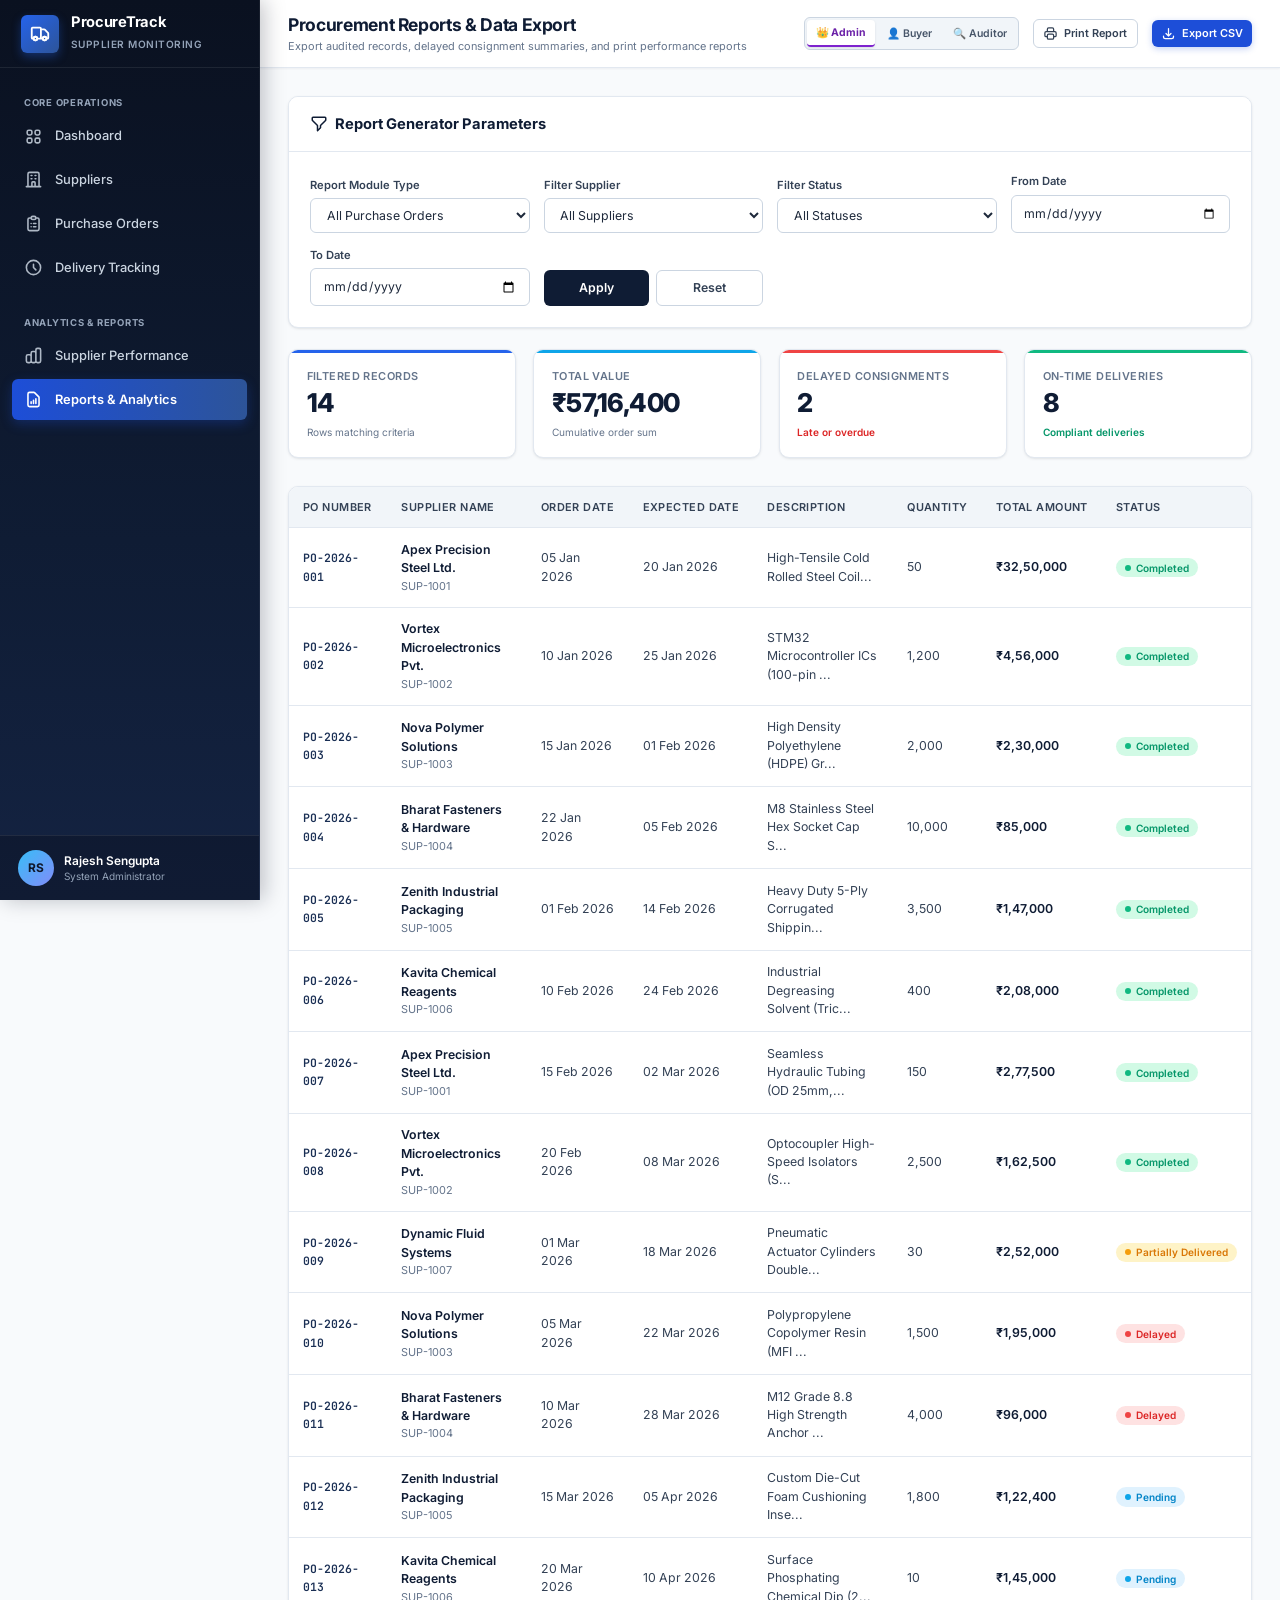
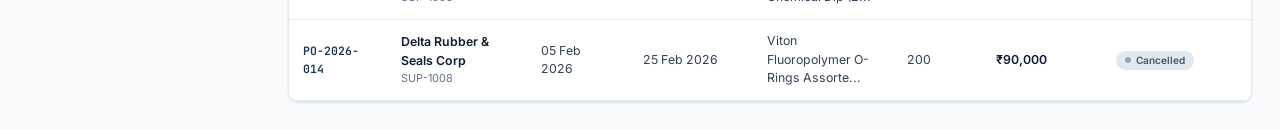
<file: stage1-static/reports.html>
<!DOCTYPE html>
<html lang="en">
<head>
  <meta charset="UTF-8">
  <meta name="viewport" content="width=device-width, initial-scale=1.0">
  <title>Procurement Reports & Analytics | Supplier Monitoring System</title>
  <meta name="description" content="Generate filtered procurement reports, printable audits, and CSV data exports.">
  <link rel="stylesheet" href="css/style.css">
</head>
<body>
  <div class="app-container">
    <!-- Sidebar -->
    <aside class="sidebar">
      <div class="sidebar-header">
        <div class="brand-icon">
          <svg width="22" height="22" fill="none" stroke="currentColor" viewBox="0 0 24 24"><path stroke-linecap="round" stroke-linejoin="round" stroke-width="2" d="M9 17a2 2 0 11-4 0 2 2 0 014 0zM19 17a2 2 0 11-4 0 2 2 0 014 0z"/><path stroke-linecap="round" stroke-linejoin="round" stroke-width="2" d="M13 16V6a1 1 0 00-1-1H4a1 1 0 00-1 1v10a1 1 0 001 1h1m8-1a1 1 0 01-1 1H9m4-1V8a1 1 0 011-1h2.586a1 1 0 01.707.293l3.414 3.414a1 1 0 01.293.707V16a1 1 0 01-1 1h-1m-6-1a1 1 0 001 1h1M5 17a2 2 0 104 0m-4 0a2 2 0 114 0m6 0a2 2 0 104 0m-4 0a2 2 0 114 0"/></svg>
        </div>
        <div class="brand-text">
          <h1>ProcureTrack</h1>
          <span>Supplier Monitoring</span>
        </div>
      </div>

      <div class="sidebar-content">
        <div class="nav-section-title">Core Operations</div>
        <ul class="nav-list">
          <li class="nav-item">
            <a href="index.html">
              <svg fill="none" stroke="currentColor" viewBox="0 0 24 24"><path stroke-linecap="round" stroke-linejoin="round" stroke-width="2" d="M4 6a2 2 0 012-2h2a2 2 0 012 2v2a2 2 0 01-2 2H6a2 2 0 01-2-2V6zM14 6a2 2 0 012-2h2a2 2 0 012 2v2a2 2 0 01-2 2h-2a2 2 0 01-2-2V6zM4 16a2 2 0 012-2h2a2 2 0 012 2v2a2 2 0 01-2 2H6a2 2 0 01-2-2v-2zM14 16a2 2 0 012-2h2a2 2 0 012 2v2a2 2 0 01-2 2h-2a2 2 0 01-2-2v-2z"/></svg>
              <span>Dashboard</span>
            </a>
          </li>
          <li class="nav-item">
            <a href="suppliers.html">
              <svg fill="none" stroke="currentColor" viewBox="0 0 24 24"><path stroke-linecap="round" stroke-linejoin="round" stroke-width="2" d="M19 21V5a2 2 0 00-2-2H7a2 2 0 00-2 2v16m14 0h2m-2 0h-5m-9 0H3m2 0h5M9 7h1m-1 4h1m4-4h1m-1 4h1m-5 10v-5a1 1 0 011-1h2a1 1 0 011 1v5m-4 0h4"/></svg>
              <span>Suppliers</span>
            </a>
          </li>
          <li class="nav-item">
            <a href="purchase-orders.html">
              <svg fill="none" stroke="currentColor" viewBox="0 0 24 24"><path stroke-linecap="round" stroke-linejoin="round" stroke-width="2" d="M9 5H7a2 2 0 00-2 2v12a2 2 0 002 2h10a2 2 0 002-2V7a2 2 0 00-2-2h-2M9 5a2 2 0 002 2h2a2 2 0 002-2M9 5a2 2 0 012-2h2a2 2 0 012 2m-3 7h3m-3 4h3m-6-4h.01M9 16h.01"/></svg>
              <span>Purchase Orders</span>
            </a>
          </li>
          <li class="nav-item">
            <a href="deliveries.html">
              <svg fill="none" stroke="currentColor" viewBox="0 0 24 24"><path stroke-linecap="round" stroke-linejoin="round" stroke-width="2" d="M12 8v4l3 3m6-3a9 9 0 11-18 0 9 9 0 0118 0z"/></svg>
              <span>Delivery Tracking</span>
            </a>
          </li>
        </ul>

        <div class="nav-section-title">Analytics & Reports</div>
        <ul class="nav-list">
          <li class="nav-item">
            <a href="performance.html">
              <svg fill="none" stroke="currentColor" viewBox="0 0 24 24"><path stroke-linecap="round" stroke-linejoin="round" stroke-width="2" d="M9 19v-6a2 2 0 00-2-2H5a2 2 0 00-2 2v6a2 2 0 002 2h2a2 2 0 002-2zm0 0V9a2 2 0 012-2h2a2 2 0 012 2v10m-6 0a2 2 0 002 2h2a2 2 0 002-2m0 0V5a2 2 0 012-2h2a2 2 0 012 2v14a2 2 0 01-2 2h-2a2 2 0 01-2-2z"/></svg>
              <span>Supplier Performance</span>
            </a>
          </li>
          <li class="nav-item active">
            <a href="reports.html">
              <svg fill="none" stroke="currentColor" viewBox="0 0 24 24"><path stroke-linecap="round" stroke-linejoin="round" stroke-width="2" d="M9 17v-2m3 2v-4m3 4v-6m2 10H7a2 2 0 01-2-2V5a2 2 0 012-2h5.586a1 1 0 01.707.293l5.414 5.414a1 1 0 01.293.707V19a2 2 0 01-2 2z"/></svg>
              <span>Reports & Analytics</span>
            </a>
          </li>
        </ul>
      </div>

      <div class="sidebar-footer">
        <div class="user-profile-widget">
          <div class="user-avatar">PM</div>
          <div class="user-info">
            <div class="user-name">Procurement Admin</div>
            <div class="user-role">Manufacturing Division</div>
          </div>
        </div>
      </div>
    </aside>

    <!-- Main Wrapper -->
    <main class="main-wrapper">
      <header class="top-header">
        <div class="header-left">
          <button class="mobile-menu-toggle" aria-label="Toggle navigation">
            <svg width="22" height="22" fill="none" stroke="currentColor" viewBox="0 0 24 24"><path stroke-linecap="round" stroke-linejoin="round" stroke-width="2" d="M4 6h16M4 12h16M4 18h16"/></svg>
          </button>
          <div class="page-title-box">
            <h2>Procurement Reports & Data Export</h2>
            <p>Export audited records, delayed consignment summaries, and print performance reports</p>
          </div>
        </div>
        <div class="header-right">
          <button id="btn-print-report" class="btn btn-outline btn-sm">
            <svg width="15" height="15" fill="none" stroke="currentColor" viewBox="0 0 24 24"><path stroke-linecap="round" stroke-linejoin="round" stroke-width="2" d="M17 17h2a2 2 0 002-2v-4a2 2 0 00-2-2H5a2 2 0 00-2 2v4a2 2 0 002 2h2m2 4h6a2 2 0 002-2v-4a2 2 0 00-2-2H9a2 2 0 00-2 2v4a2 2 0 002 2zm8-12V5a2 2 0 00-2-2H9a2 2 0 00-2 2v4h10z"/></svg>
            Print Report
          </button>
          <button id="btn-export-csv" class="btn btn-primary btn-sm">
            <svg width="15" height="15" fill="none" stroke="currentColor" viewBox="0 0 24 24"><path stroke-linecap="round" stroke-linejoin="round" stroke-width="2" d="M4 16v1a3 3 0 003 3h10a3 3 0 003-3v-1m-4-4l-4 4m0 0l-4-4m4 4V4"/></svg>
            Export CSV
          </button>
        </div>
      </header>

      <div class="page-body">
        <!-- Filter Controls Panel -->
        <div class="card" style="margin-bottom:1.5rem;">
          <div class="card-header">
            <h3 class="card-title">
              <svg width="18" height="18" fill="none" stroke="currentColor" viewBox="0 0 24 24"><path stroke-linecap="round" stroke-linejoin="round" stroke-width="2" d="M3 4a1 1 0 011-1h16a1 1 0 011 1v2.586a1 1 0 01-.293.707l-6.414 6.414a1 1 0 00-.293.707V17l-4 4v-6.586a1 1 0 00-.293-.707L3.293 7.293A1 1 0 013 6.586V4z"/></svg>
              Report Generator Parameters
            </h3>
          </div>
          <div class="card-body">
            <div style="display:grid; grid-template-columns:repeat(auto-fit, minmax(200px, 1fr)); gap:1rem; align-items:end;">
              <div>
                <label class="form-label" for="report-type">Report Module Type</label>
                <select id="report-type" class="form-control">
                  <option value="orders">All Purchase Orders</option>
                  <option value="deliveries">Consignment Deliveries</option>
                  <option value="delayed">Delayed & Overdue Deliveries</option>
                  <option value="performance">Supplier Performance Scorecards</option>
                </select>
              </div>

              <div>
                <label class="form-label" for="report-supplier">Filter Supplier</label>
                <select id="report-supplier" class="form-control">
                  <option value="">All Suppliers</option>
                </select>
              </div>

              <div>
                <label class="form-label" for="report-status">Filter Status</label>
                <select id="report-status" class="form-control">
                  <option value="">All Statuses</option>
                  <option value="Completed">Completed</option>
                  <option value="Delivered">Delivered</option>
                  <option value="Partially Delivered">Partially Delivered</option>
                  <option value="Delayed">Delayed</option>
                  <option value="Pending">Pending</option>
                  <option value="Cancelled">Cancelled</option>
                </select>
              </div>

              <div>
                <label class="form-label" for="report-start-date">From Date</label>
                <input type="date" id="report-start-date" class="form-control">
              </div>

              <div>
                <label class="form-label" for="report-end-date">To Date</label>
                <input type="date" id="report-end-date" class="form-control">
              </div>

              <div style="display:flex; gap:0.5rem;">
                <button id="btn-apply-report-filters" class="btn btn-navy" style="flex:1;">Apply</button>
                <button id="btn-reset-report-filters" class="btn btn-outline" style="flex:1;">Reset</button>
              </div>
            </div>
          </div>
        </div>

        <!-- Filtered Dataset Summary KPIs -->
        <div class="kpi-grid">
          <div class="kpi-card accent-primary">
            <div>
              <div class="kpi-label">Filtered Records</div>
              <div class="kpi-value" id="report-summary-count">0</div>
              <div class="kpi-subtext">Rows matching criteria</div>
            </div>
          </div>

          <div class="kpi-card accent-info">
            <div>
              <div class="kpi-label">Total Value</div>
              <div class="kpi-value" id="report-summary-value">₹0</div>
              <div class="kpi-subtext">Cumulative order sum</div>
            </div>
          </div>

          <div class="kpi-card accent-danger">
            <div>
              <div class="kpi-label">Delayed Consignments</div>
              <div class="kpi-value" id="report-summary-delayed">0</div>
              <div class="kpi-subtext negative">Late or overdue</div>
            </div>
          </div>

          <div class="kpi-card accent-success">
            <div>
              <div class="kpi-label">On-Time Deliveries</div>
              <div class="kpi-value" id="report-summary-ontime">0</div>
              <div class="kpi-subtext positive">Compliant deliveries</div>
            </div>
          </div>
        </div>

        <!-- Printable Header (Displays only when printing) -->
        <div class="print-header">
          <h1 style="font-size:1.4rem; color:var(--navy-950); margin-bottom:0.25rem;">PROCURETRACK &bull; AUDITED PROCUREMENT REPORT</h1>
          <p style="font-size:0.85rem; color:var(--slate-600);">Generated on: <span id="print-date"></span> &bull; Internal Manufacturing Audit Document</p>
          <hr style="margin:1rem 0; border:0; border-top:1px solid #ccc;">
        </div>

        <!-- Report Data Table -->
        <div class="card">
          <div class="table-responsive">
            <table class="data-table">
              <thead id="report-table-head">
                <!-- Dynamically generated headers -->
              </thead>
              <tbody id="report-table-body">
                <!-- Dynamically generated rows -->
              </tbody>
            </table>
          </div>
        </div>
      </div>
    </main>
  </div>

  <script src="js/app.js"></script>
  <script src="js/reports.js"></script>
  <script>
    document.getElementById('print-date').textContent = new Date().toLocaleString('en-IN');
  </script>
</body>
</html>
</file>
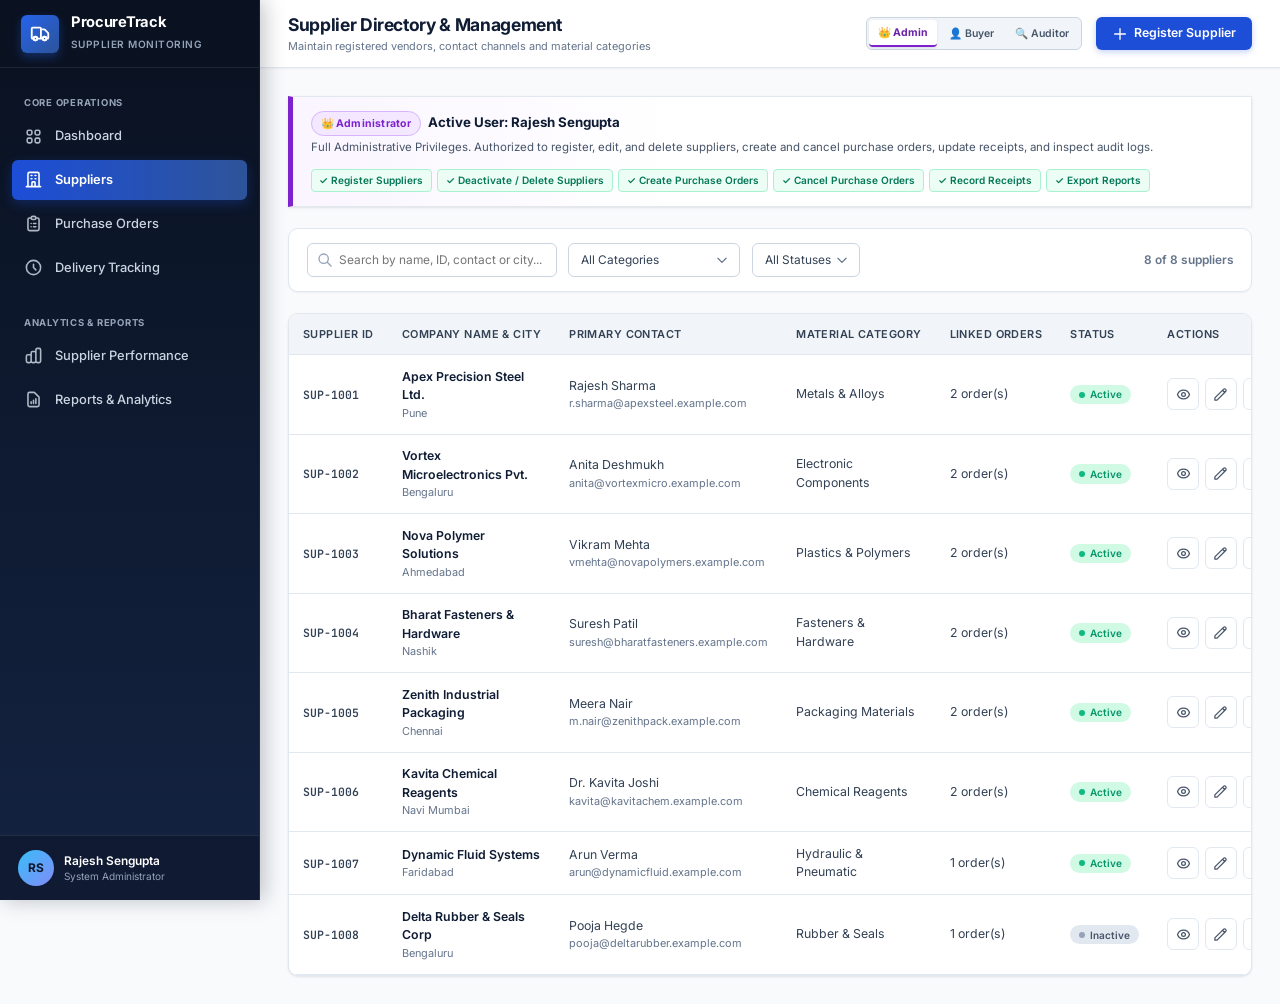
<file: stage1-static/suppliers.html>
<!DOCTYPE html>
<html lang="en">
<head>
  <meta charset="UTF-8">
  <meta name="viewport" content="width=device-width, initial-scale=1.0">
  <title>Supplier Management | Supplier Monitoring System</title>
  <meta name="description" content="Manage approved suppliers, contact directories, material categories and supplier compliance statuses.">
  <link rel="stylesheet" href="css/style.css">
</head>
<body>
  <div class="app-container">
    <!-- Sidebar -->
    <aside class="sidebar">
      <div class="sidebar-header">
        <div class="brand-icon">
          <svg width="22" height="22" fill="none" stroke="currentColor" viewBox="0 0 24 24"><path stroke-linecap="round" stroke-linejoin="round" stroke-width="2" d="M9 17a2 2 0 11-4 0 2 2 0 014 0zM19 17a2 2 0 11-4 0 2 2 0 014 0z"/><path stroke-linecap="round" stroke-linejoin="round" stroke-width="2" d="M13 16V6a1 1 0 00-1-1H4a1 1 0 00-1 1v10a1 1 0 001 1h1m8-1a1 1 0 01-1 1H9m4-1V8a1 1 0 011-1h2.586a1 1 0 01.707.293l3.414 3.414a1 1 0 01.293.707V16a1 1 0 01-1 1h-1m-6-1a1 1 0 001 1h1M5 17a2 2 0 104 0m-4 0a2 2 0 114 0m6 0a2 2 0 104 0m-4 0a2 2 0 114 0"/></svg>
        </div>
        <div class="brand-text">
          <h1>ProcureTrack</h1>
          <span>Supplier Monitoring</span>
        </div>
      </div>

      <div class="sidebar-content">
        <div class="nav-section-title">Core Operations</div>
        <ul class="nav-list">
          <li class="nav-item">
            <a href="index.html">
              <svg fill="none" stroke="currentColor" viewBox="0 0 24 24"><path stroke-linecap="round" stroke-linejoin="round" stroke-width="2" d="M4 6a2 2 0 012-2h2a2 2 0 012 2v2a2 2 0 01-2 2H6a2 2 0 01-2-2V6zM14 6a2 2 0 012-2h2a2 2 0 012 2v2a2 2 0 01-2 2h-2a2 2 0 01-2-2V6zM4 16a2 2 0 012-2h2a2 2 0 012 2v2a2 2 0 01-2 2H6a2 2 0 01-2-2v-2zM14 16a2 2 0 012-2h2a2 2 0 012 2v2a2 2 0 01-2 2h-2a2 2 0 01-2-2v-2z"/></svg>
              <span>Dashboard</span>
            </a>
          </li>
          <li class="nav-item active">
            <a href="suppliers.html">
              <svg fill="none" stroke="currentColor" viewBox="0 0 24 24"><path stroke-linecap="round" stroke-linejoin="round" stroke-width="2" d="M19 21V5a2 2 0 00-2-2H7a2 2 0 00-2 2v16m14 0h2m-2 0h-5m-9 0H3m2 0h5M9 7h1m-1 4h1m4-4h1m-1 4h1m-5 10v-5a1 1 0 011-1h2a1 1 0 011 1v5m-4 0h4"/></svg>
              <span>Suppliers</span>
            </a>
          </li>
          <li class="nav-item">
            <a href="purchase-orders.html">
              <svg fill="none" stroke="currentColor" viewBox="0 0 24 24"><path stroke-linecap="round" stroke-linejoin="round" stroke-width="2" d="M9 5H7a2 2 0 00-2 2v12a2 2 0 002 2h10a2 2 0 002-2V7a2 2 0 00-2-2h-2M9 5a2 2 0 002 2h2a2 2 0 002-2M9 5a2 2 0 012-2h2a2 2 0 012 2m-3 7h3m-3 4h3m-6-4h.01M9 16h.01"/></svg>
              <span>Purchase Orders</span>
            </a>
          </li>
          <li class="nav-item">
            <a href="deliveries.html">
              <svg fill="none" stroke="currentColor" viewBox="0 0 24 24"><path stroke-linecap="round" stroke-linejoin="round" stroke-width="2" d="M12 8v4l3 3m6-3a9 9 0 11-18 0 9 9 0 0118 0z"/></svg>
              <span>Delivery Tracking</span>
            </a>
          </li>
        </ul>

        <div class="nav-section-title">Analytics & Reports</div>
        <ul class="nav-list">
          <li class="nav-item">
            <a href="performance.html">
              <svg fill="none" stroke="currentColor" viewBox="0 0 24 24"><path stroke-linecap="round" stroke-linejoin="round" stroke-width="2" d="M9 19v-6a2 2 0 00-2-2H5a2 2 0 00-2 2v6a2 2 0 002 2h2a2 2 0 002-2zm0 0V9a2 2 0 012-2h2a2 2 0 012 2v10m-6 0a2 2 0 002 2h2a2 2 0 002-2m0 0V5a2 2 0 012-2h2a2 2 0 012 2v14a2 2 0 01-2 2h-2a2 2 0 01-2-2z"/></svg>
              <span>Supplier Performance</span>
            </a>
          </li>
          <li class="nav-item">
            <a href="reports.html">
              <svg fill="none" stroke="currentColor" viewBox="0 0 24 24"><path stroke-linecap="round" stroke-linejoin="round" stroke-width="2" d="M9 17v-2m3 2v-4m3 4v-6m2 10H7a2 2 0 01-2-2V5a2 2 0 012-2h5.586a1 1 0 01.707.293l5.414 5.414a1 1 0 01.293.707V19a2 2 0 01-2 2z"/></svg>
              <span>Reports & Analytics</span>
            </a>
          </li>
        </ul>
      </div>

      <div class="sidebar-footer">
        <div class="user-profile-widget">
          <div class="user-avatar">PM</div>
          <div class="user-info">
            <div class="user-name">Procurement Admin</div>
            <div class="user-role">Manufacturing Division</div>
          </div>
        </div>
      </div>
    </aside>

    <!-- Main Wrapper -->
    <main class="main-wrapper">
      <header class="top-header">
        <div class="header-left">
          <button class="mobile-menu-toggle" aria-label="Toggle navigation">
            <svg width="22" height="22" fill="none" stroke="currentColor" viewBox="0 0 24 24"><path stroke-linecap="round" stroke-linejoin="round" stroke-width="2" d="M4 6h16M4 12h16M4 18h16"/></svg>
          </button>
          <div class="page-title-box">
            <h2>Supplier Directory & Management</h2>
            <p>Maintain registered vendors, contact channels and material categories</p>
          </div>
        </div>
        <div class="header-right">
          <button id="btn-add-supplier" class="btn btn-primary">
            <svg width="16" height="16" fill="none" stroke="currentColor" viewBox="0 0 24 24"><path stroke-linecap="round" stroke-linejoin="round" stroke-width="2" d="M12 4v16m8-8H4"/></svg>
            Register Supplier
          </button>
        </div>
      </header>

      <div class="page-body">
        <!-- Role Operational Capability Banner -->
        <div id="role-banner-container"></div>

        <!-- Toolbar Filters -->
        <div class="toolbar-container">
          <div class="toolbar-filters">
            <div class="search-input-group">
              <svg fill="none" stroke="currentColor" viewBox="0 0 24 24"><path stroke-linecap="round" stroke-linejoin="round" stroke-width="2" d="M21 21l-6-6m2-5a7 7 0 11-14 0 7 7 0 0114 0z"/></svg>
              <input type="text" id="supplier-search" placeholder="Search by name, ID, contact or city...">
            </div>

            <select id="supplier-category-filter" class="filter-select">
              <option value="">All Categories</option>
            </select>

            <select id="supplier-status-filter" class="filter-select">
              <option value="">All Statuses</option>
              <option value="Active">Active</option>
              <option value="Inactive">Inactive</option>
            </select>
          </div>
          <div style="font-size:0.85rem; font-weight:600; color:var(--slate-500);" id="supplier-total-count">
            Loading suppliers...
          </div>
        </div>

        <!-- Supplier Data Table -->
        <div class="card">
          <div class="table-responsive">
            <table class="data-table">
              <thead>
                <tr>
                  <th>Supplier ID</th>
                  <th>Company Name & City</th>
                  <th>Primary Contact</th>
                  <th>Material Category</th>
                  <th>Linked Orders</th>
                  <th>Status</th>
                  <th>Actions</th>
                </tr>
              </thead>
              <tbody id="suppliers-table-body">
                <!-- Dynamically loaded via suppliers.js -->
              </tbody>
            </table>
          </div>
        </div>
      </div>
    </main>
  </div>

  <!-- Modal: Add / Edit Supplier -->
  <div id="supplier-modal" class="modal-overlay">
    <div class="modal-card">
      <div class="modal-header">
        <h3 id="supplier-modal-title" class="modal-title">Register New Supplier</h3>
        <button id="btn-close-supplier-modal" class="btn btn-icon" aria-label="Close modal">&times;</button>
      </div>
      <form id="supplier-form">
        <div class="modal-body">
          <div class="form-grid">
            <div class="form-group">
              <label class="form-label" for="sup-id">Supplier ID <span class="required">*</span></label>
              <input type="text" id="sup-id" class="form-control" placeholder="e.g. SUP-1009" required>
              <div class="form-help">Unique uppercase identifier</div>
            </div>

            <div class="form-group">
              <label class="form-label" for="sup-company">Company Name <span class="required">*</span></label>
              <input type="text" id="sup-company" class="form-control" placeholder="Legal registered company name" required>
            </div>

            <div class="form-group">
              <label class="form-label" for="sup-contact">Contact Person <span class="required">*</span></label>
              <input type="text" id="sup-contact" class="form-control" placeholder="Procurement liaison" required>
            </div>

            <div class="form-group">
              <label class="form-label" for="sup-email">Email Address <span class="required">*</span></label>
              <input type="email" id="sup-email" class="form-control" placeholder="official@company.example.com" required>
            </div>

            <div class="form-group">
              <label class="form-label" for="sup-phone">Phone Number</label>
              <input type="text" id="sup-phone" class="form-control" placeholder="+91 98XXX XXXXX">
            </div>

            <div class="form-group">
              <label class="form-label" for="sup-city">City / State <span class="required">*</span></label>
              <input type="text" id="sup-city" class="form-control" placeholder="e.g. Pune, Maharashtra" required>
            </div>

            <div class="form-group span-full">
              <label class="form-label" for="sup-category">Product / Material Category <span class="required">*</span></label>
              <input type="text" id="sup-category" class="form-control" placeholder="e.g. Metals & Alloys, Electronic Components" required>
            </div>

            <div class="form-group span-full">
              <label class="form-label" for="sup-address">Industrial Address / Works</label>
              <input type="text" id="sup-address" class="form-control" placeholder="Plot / Sector / Industrial Estate">
            </div>

            <div class="form-group">
              <label class="form-label" for="sup-status">Supplier Status</label>
              <select id="sup-status" class="form-control">
                <option value="Active">Active</option>
                <option value="Inactive">Inactive</option>
              </select>
            </div>
          </div>
        </div>
        <div class="modal-footer">
          <button type="button" id="btn-cancel-supplier-modal" class="btn btn-outline">Cancel</button>
          <button type="submit" class="btn btn-primary">Save Supplier</button>
        </div>
      </form>
    </div>
  </div>

  <!-- Modal: View Supplier Profile -->
  <div id="view-supplier-modal" class="modal-overlay">
    <div class="modal-card">
      <div class="modal-header">
        <h3 id="view-sup-title" class="modal-title">Supplier Details</h3>
        <button id="btn-close-view-supplier-modal" class="btn btn-icon" aria-label="Close modal">&times;</button>
      </div>
      <div class="modal-body">
        <div style="background:var(--slate-50); border:1px solid var(--slate-200); border-radius:var(--border-radius); padding:1.25rem; margin-bottom:1.25rem;">
          <div style="display:flex; justify-content:space-between; align-items:center; margin-bottom:0.75rem;">
            <div style="font-size:0.78rem; text-transform:uppercase; font-weight:700; color:var(--slate-500);" id="view-sup-category">Category</div>
            <div id="view-sup-status"></div>
          </div>
          <div style="display:grid; grid-template-columns:1fr 1fr; gap:0.85rem; font-size:0.85rem;">
            <div>
              <span class="cell-muted">Contact Person:</span>
              <div id="view-sup-contact" style="font-weight:600;"></div>
            </div>
            <div>
              <span class="cell-muted">Email:</span>
              <div id="view-sup-email" style="font-weight:600;"></div>
            </div>
            <div>
              <span class="cell-muted">Phone:</span>
              <div id="view-sup-phone"></div>
            </div>
            <div>
              <span class="cell-muted">Location:</span>
              <div id="view-sup-city"></div>
            </div>
            <div>
              <span class="cell-muted">Registration Date:</span>
              <div id="view-sup-reg"></div>
            </div>
          </div>
        </div>

        <h4 style="font-size:0.92rem; font-weight:700; margin-bottom:0.75rem; color:var(--navy-900);">Historical Performance Snapshot</h4>
        <div style="display:grid; grid-template-columns:repeat(3, 1fr); gap:0.75rem; text-align:center;">
          <div style="background:var(--white); border:1px solid var(--slate-200); border-radius:var(--border-radius-sm); padding:0.75rem;">
            <div style="font-size:0.72rem; color:var(--slate-500); font-weight:600;">Linked POs</div>
            <div id="view-sup-orders-count" style="font-size:1.35rem; font-weight:800; color:var(--navy-900);">0</div>
          </div>
          <div style="background:var(--white); border:1px solid var(--slate-200); border-radius:var(--border-radius-sm); padding:0.75rem;">
            <div style="font-size:0.72rem; color:var(--slate-500); font-weight:600;">On-Time Rate</div>
            <div id="view-sup-ontime-rate" style="font-size:1.35rem; font-weight:800; color:var(--success-600);">0%</div>
          </div>
          <div style="background:var(--white); border:1px solid var(--slate-200); border-radius:var(--border-radius-sm); padding:0.75rem;">
            <div style="font-size:0.72rem; color:var(--slate-500); font-weight:600;">Reliability Rating</div>
            <div id="view-sup-rating" style="margin-top:0.35rem;"></div>
          </div>
        </div>
      </div>
      <div class="modal-footer">
        <button type="button" onclick="document.getElementById('view-supplier-modal').classList.remove('active')" class="btn btn-outline">Close</button>
      </div>
    </div>
  </div>

  <script src="js/app.js"></script>
  <script src="js/suppliers.js"></script>
</body>
</html>
</file>
<file: stage1-static/css/style.css>
/* ==========================================================================
   SUPPLIER DELIVERY & PERFORMANCE MONITORING SYSTEM
   Enterprise Dashboard Design System (Navy Blue, White, Slate Grey)
   ========================================================================== */

@import url('https://fonts.googleapis.com/css2?family=Inter:wght@300;400;500;600;700;800&family=JetBrains+Mono:wght@400;500&display=swap');

:root {
  /* Core Brand Colors */
  --navy-950: #0a1120;
  --navy-900: #0f1c34;
  --navy-850: #142342;
  --navy-800: #1a2f54;
  --navy-700: #244175;
  --navy-600: #2d5499;
  --navy-500: #3b6fc2;
  --navy-100: #e8f0fe;
  --navy-50:  #f0f5fc;

  /* Primary Blue Accents */
  --primary-600: #1d4ed8;
  --primary-500: #2563eb;
  --primary-400: #3b82f6;
  --primary-50:  #eff6ff;

  /* Neutral Slate Greys */
  --slate-900: #0f172a;
  --slate-800: #1e293b;
  --slate-700: #334155;
  --slate-600: #475569;
  --slate-500: #64748b;
  --slate-400: #94a3b8;
  --slate-300: #cbd5e1;
  --slate-200: #e2e8f0;
  --slate-100: #f1f5f9;
  --slate-50:  #f8fafc;
  --white:     #ffffff;

  /* Semantic Status Colors */
  --success-600: #059669;
  --success-500: #10b981;
  --success-100: #d1fae5;
  --success-50:  #ecfdf5;

  --warning-600: #d97706;
  --warning-500: #f59e0b;
  --warning-100: #fef3c7;
  --warning-50:  #fffbeb;

  --danger-600:  #dc2626;
  --danger-500:  #ef4444;
  --danger-100:  #fee2e2;
  --danger-50:   #fef2f2;

  --info-600:    #0284c7;
  --info-500:    #0ea5e9;
  --info-100:    #e0f2fe;
  --info-50:     #f0f9ff;

  /* Layout Dimensions */
  --sidebar-width: 260px;
  --header-height: 68px;
  --border-radius-sm: 6px;
  --border-radius: 10px;
  --border-radius-lg: 16px;
  --border-radius-full: 9999px;

  /* Elevation Shadows */
  --shadow-xs: 0 1px 2px 0 rgba(15, 23, 42, 0.05);
  --shadow-sm: 0 1px 3px 0 rgba(15, 23, 42, 0.08), 0 1px 2px -1px rgba(15, 23, 42, 0.08);
  --shadow-md: 0 4px 6px -1px rgba(15, 23, 42, 0.08), 0 2px 4px -2px rgba(15, 23, 42, 0.06);
  --shadow-lg: 0 10px 15px -3px rgba(15, 23, 42, 0.08), 0 4px 6px -4px rgba(15, 23, 42, 0.04);
  --shadow-xl: 0 20px 25px -5px rgba(15, 23, 42, 0.1), 0 8px 10px -6px rgba(15, 23, 42, 0.06);

  /* Transitions */
  --transition-fast: 150ms ease-in-out;
  --transition-normal: 250ms ease-in-out;
}

/* ==========================================================================
   CSS Reset & Base Rules
   ========================================================================== */
*, *::before, *::after {
  box-sizing: border-box;
  margin: 0;
  padding: 0;
}

html {
  font-size: 14px;
  line-height: 1.5;
  -webkit-font-smoothing: antialiased;
  -moz-osx-font-smoothing: grayscale;
}

body {
  font-family: 'Inter', -apple-system, BlinkMacSystemFont, "Segoe UI", Roboto, sans-serif;
  background-color: var(--slate-50);
  color: var(--slate-800);
  display: flex;
  min-height: 100vh;
  overflow-x: hidden;
}

a {
  color: inherit;
  text-decoration: none;
}

button, input, select, textarea {
  font: inherit;
}

button {
  cursor: pointer;
  border: none;
  background: none;
}

ul, ol {
  list-style: none;
}

img, svg {
  vertical-align: middle;
}

/* ==========================================================================
   App Layout: Sidebar & Main Area
   ========================================================================== */
.app-container {
  display: flex;
  width: 100%;
  min-height: 100vh;
}

/* Sidebar Styles */
.sidebar {
  width: var(--sidebar-width);
  background: linear-gradient(180deg, var(--navy-950) 0%, var(--navy-900) 60%, var(--navy-850) 100%);
  color: var(--slate-200);
  position: fixed;
  top: 0;
  bottom: 0;
  left: 0;
  z-index: 100;
  display: flex;
  flex-direction: column;
  transition: transform var(--transition-normal);
  border-right: 1px solid rgba(255, 255, 255, 0.06);
  box-shadow: 4px 0 20px rgba(10, 17, 32, 0.25);
}

.sidebar-header {
  height: var(--header-height);
  padding: 0 1.5rem;
  display: flex;
  align-items: center;
  gap: 0.85rem;
  border-bottom: 1px solid rgba(255, 255, 255, 0.08);
}

.brand-icon {
  width: 38px;
  height: 38px;
  background: linear-gradient(135deg, var(--primary-500), var(--navy-600));
  border-radius: var(--border-radius-sm);
  display: flex;
  align-items: center;
  justify-content: center;
  color: var(--white);
  box-shadow: 0 4px 10px rgba(37, 99, 235, 0.35);
  flex-shrink: 0;
}

.brand-text h1 {
  font-size: 1.05rem;
  font-weight: 700;
  color: var(--white);
  letter-spacing: -0.02em;
  line-height: 1.2;
}

.brand-text span {
  font-size: 0.72rem;
  color: var(--slate-400);
  text-transform: uppercase;
  letter-spacing: 0.05em;
  font-weight: 600;
}

.sidebar-content {
  flex: 1;
  overflow-y: auto;
  padding: 1.25rem 0.85rem;
}

.nav-section-title {
  font-size: 0.68rem;
  text-transform: uppercase;
  color: var(--slate-400);
  letter-spacing: 0.08em;
  font-weight: 700;
  padding: 0.75rem 0.85rem 0.4rem;
}

.nav-list {
  display: flex;
  flex-direction: column;
  gap: 0.25rem;
  margin-bottom: 1.25rem;
}

.nav-item a {
  display: flex;
  align-items: center;
  gap: 0.85rem;
  padding: 0.75rem 0.85rem;
  border-radius: var(--border-radius-sm);
  color: var(--slate-300);
  font-weight: 500;
  font-size: 0.92rem;
  transition: all var(--transition-fast);
}

.nav-item a:hover {
  background: rgba(255, 255, 255, 0.08);
  color: var(--white);
  transform: translateX(3px);
}

.nav-item.active a {
  background: linear-gradient(90deg, var(--primary-600) 0%, var(--navy-600) 100%);
  color: var(--white);
  font-weight: 600;
  box-shadow: 0 4px 12px rgba(29, 78, 216, 0.3);
}

.nav-item svg {
  width: 19px;
  height: 19px;
  flex-shrink: 0;
  opacity: 0.85;
}

.nav-item.active svg {
  opacity: 1;
}

.nav-badge {
  margin-left: auto;
  padding: 0.15rem 0.5rem;
  font-size: 0.72rem;
  font-weight: 700;
  border-radius: var(--border-radius-full);
  background: var(--danger-500);
  color: var(--white);
}

.sidebar-footer {
  padding: 1rem 1.25rem;
  border-top: 1px solid rgba(255, 255, 255, 0.08);
  background: rgba(10, 17, 32, 0.4);
}

.user-profile-widget {
  display: flex;
  align-items: center;
  gap: 0.75rem;
}

.user-avatar {
  width: 36px;
  height: 36px;
  border-radius: var(--border-radius-full);
  background: linear-gradient(135deg, #38bdf8, #818cf8);
  color: var(--slate-900);
  display: flex;
  align-items: center;
  justify-content: center;
  font-weight: 700;
  font-size: 0.85rem;
}

.user-info {
  flex: 1;
  min-width: 0;
}

.user-name {
  font-size: 0.85rem;
  font-weight: 600;
  color: var(--white);
  white-space: nowrap;
  overflow: hidden;
  text-overflow: ellipsis;
}

.user-role {
  font-size: 0.72rem;
  color: var(--slate-400);
}

.btn-sidebar-logout {
  color: var(--slate-400);
  padding: 0.4rem;
  border-radius: var(--border-radius-sm);
  transition: all var(--transition-fast);
}

.btn-sidebar-logout:hover {
  color: var(--danger-500);
  background: rgba(239, 68, 68, 0.12);
}

/* Main Content Area */
.main-wrapper {
  margin-left: var(--sidebar-width);
  flex: 1;
  display: flex;
  flex-direction: column;
  min-width: 0;
  min-height: 100vh;
}

/* Header Styles */
.top-header {
  height: var(--header-height);
  background: var(--white);
  border-bottom: 1px solid var(--slate-200);
  padding: 0 2rem;
  display: flex;
  align-items: center;
  justify-content: space-between;
  position: sticky;
  top: 0;
  z-index: 90;
  box-shadow: var(--shadow-xs);
}

.header-left {
  display: flex;
  align-items: center;
  gap: 1.25rem;
}

.mobile-menu-toggle {
  display: none;
  padding: 0.5rem;
  color: var(--slate-700);
}

.page-title-box h2 {
  font-size: 1.25rem;
  font-weight: 700;
  color: var(--navy-900);
  letter-spacing: -0.02em;
}

.page-title-box p {
  font-size: 0.78rem;
  color: var(--slate-500);
}

.header-right {
  display: flex;
  align-items: center;
  gap: 1rem;
}

.system-status-indicator {
  display: flex;
  align-items: center;
  gap: 0.5rem;
  background: var(--slate-100);
  padding: 0.35rem 0.85rem;
  border-radius: var(--border-radius-full);
  font-size: 0.78rem;
  font-weight: 500;
  color: var(--slate-600);
}

.status-dot-pulse {
  width: 8px;
  height: 8px;
  border-radius: 50%;
  background: var(--success-500);
  box-shadow: 0 0 0 0 rgba(16, 185, 129, 0.7);
  animation: pulse-green 2s infinite;
}

@keyframes pulse-green {
  0% { transform: scale(0.95); box-shadow: 0 0 0 0 rgba(16, 185, 129, 0.7); }
  70% { transform: scale(1); box-shadow: 0 0 0 6px rgba(16, 185, 129, 0); }
  100% { transform: scale(0.95); box-shadow: 0 0 0 0 rgba(16, 185, 129, 0); }
}

.btn-header-action {
  width: 38px;
  height: 38px;
  border-radius: var(--border-radius-sm);
  display: flex;
  align-items: center;
  justify-content: center;
  color: var(--slate-600);
  background: var(--slate-100);
  position: relative;
  transition: all var(--transition-fast);
}

.btn-header-action:hover {
  background: var(--slate-200);
  color: var(--navy-900);
}

.notification-badge {
  position: absolute;
  top: 5px;
  right: 5px;
  width: 8px;
  height: 8px;
  border-radius: 50%;
  background: var(--danger-500);
}

/* Page Body Container */
.page-body {
  padding: 2rem;
  flex: 1;
}

/* ==========================================================================
   KPI Summary Cards Grid
   ========================================================================== */
.kpi-grid {
  display: grid;
  grid-template-columns: repeat(auto-fit, minmax(210px, 1fr));
  gap: 1.25rem;
  margin-bottom: 2rem;
}

.kpi-card {
  background: var(--white);
  border: 1px solid var(--slate-200);
  border-radius: var(--border-radius);
  padding: 1.25rem;
  display: flex;
  align-items: flex-start;
  justify-content: space-between;
  box-shadow: var(--shadow-sm);
  transition: transform var(--transition-fast), box-shadow var(--transition-fast);
  position: relative;
  overflow: hidden;
}

.kpi-card::before {
  content: '';
  position: absolute;
  top: 0;
  left: 0;
  right: 0;
  height: 3px;
  background: var(--card-accent, var(--navy-600));
}

.kpi-card:hover {
  transform: translateY(-2px);
  box-shadow: var(--shadow-md);
}

.kpi-card.accent-primary { --card-accent: var(--primary-500); }
.kpi-card.accent-success { --card-accent: var(--success-500); }
.kpi-card.accent-warning { --card-accent: var(--warning-500); }
.kpi-card.accent-danger  { --card-accent: var(--danger-500); }
.kpi-card.accent-info    { --card-accent: var(--info-500); }

.kpi-label {
  font-size: 0.78rem;
  font-weight: 600;
  text-transform: uppercase;
  letter-spacing: 0.04em;
  color: var(--slate-500);
  margin-bottom: 0.35rem;
}

.kpi-value {
  font-size: 1.85rem;
  font-weight: 800;
  color: var(--navy-900);
  line-height: 1.1;
  letter-spacing: -0.02em;
  margin-bottom: 0.5rem;
}

.kpi-subtext {
  font-size: 0.72rem;
  color: var(--slate-500);
  display: flex;
  align-items: center;
  gap: 0.35rem;
}

.kpi-subtext.positive { color: var(--success-600); font-weight: 600; }
.kpi-subtext.negative { color: var(--danger-600); font-weight: 600; }

.kpi-icon-wrap {
  width: 44px;
  height: 44px;
  border-radius: var(--border-radius-sm);
  background: var(--navy-50);
  color: var(--navy-700);
  display: flex;
  align-items: center;
  justify-content: center;
  flex-shrink: 0;
}

.accent-success .kpi-icon-wrap { background: var(--success-50); color: var(--success-600); }
.accent-warning .kpi-icon-wrap { background: var(--warning-50); color: var(--warning-600); }
.accent-danger  .kpi-icon-wrap { background: var(--danger-50);  color: var(--danger-600); }
.accent-primary .kpi-icon-wrap { background: var(--primary-50); color: var(--primary-600); }
.accent-info    .kpi-icon-wrap { background: var(--info-50);    color: var(--info-600); }

/* ==========================================================================
   Content Grid & Panels / Cards
   ========================================================================== */
.grid-2col {
  display: grid;
  grid-template-columns: 2fr 1fr;
  gap: 1.5rem;
  margin-bottom: 2rem;
}

.grid-equal-2col {
  display: grid;
  grid-template-columns: 1fr 1fr;
  gap: 1.5rem;
  margin-bottom: 2rem;
}

.card {
  background: var(--white);
  border: 1px solid var(--slate-200);
  border-radius: var(--border-radius);
  box-shadow: var(--shadow-sm);
  overflow: hidden;
}

.card-header {
  padding: 1.15rem 1.5rem;
  border-bottom: 1px solid var(--slate-200);
  display: flex;
  align-items: center;
  justify-content: space-between;
  background: var(--white);
}

.card-title {
  font-size: 1.05rem;
  font-weight: 700;
  color: var(--navy-900);
  display: flex;
  align-items: center;
  gap: 0.5rem;
}

.card-subtitle {
  font-size: 0.75rem;
  color: var(--slate-500);
  margin-top: 0.15rem;
}

.card-actions {
  display: flex;
  align-items: center;
  gap: 0.75rem;
}

.card-body {
  padding: 1.5rem;
}

.card-footer {
  padding: 0.9rem 1.5rem;
  border-top: 1px solid var(--slate-200);
  background: var(--slate-50);
  display: flex;
  align-items: center;
  justify-content: space-between;
  font-size: 0.8rem;
  color: var(--slate-500);
}

/* ==========================================================================
   Tables & Data Presentation
   ========================================================================== */
.table-responsive {
  width: 100%;
  overflow-x: auto;
}

.data-table {
  width: 100%;
  border-collapse: collapse;
  text-align: left;
  font-size: 0.88rem;
}

.data-table th {
  background: var(--slate-100);
  color: var(--slate-700);
  font-weight: 600;
  font-size: 0.78rem;
  text-transform: uppercase;
  letter-spacing: 0.04em;
  padding: 0.85rem 1rem;
  border-bottom: 1px solid var(--slate-200);
  white-space: nowrap;
}

.data-table td {
  padding: 0.9rem 1rem;
  border-bottom: 1px solid var(--slate-200);
  color: var(--slate-700);
  vertical-align: middle;
}

.data-table tbody tr {
  transition: background-color var(--transition-fast);
}

.data-table tbody tr:hover {
  background-color: var(--slate-50);
}

.data-table tr.row-delayed {
  background-color: #fff8f8;
}

.data-table tr.row-delayed:hover {
  background-color: #fee2e2;
}

.cell-code {
  font-family: 'JetBrains Mono', monospace;
  font-size: 0.82rem;
  font-weight: 600;
  color: var(--navy-800);
}

.cell-strong {
  font-weight: 600;
  color: var(--navy-900);
}

.cell-muted {
  font-size: 0.78rem;
  color: var(--slate-500);
}

/* ==========================================================================
   Badges & Pills
   ========================================================================== */
.badge {
  display: inline-flex;
  align-items: center;
  gap: 0.35rem;
  padding: 0.25rem 0.65rem;
  border-radius: var(--border-radius-full);
  font-size: 0.72rem;
  font-weight: 600;
  text-transform: capitalize;
  line-height: 1.2;
  white-space: nowrap;
}

.badge-dot {
  width: 6px;
  height: 6px;
  border-radius: 50%;
}

/* Status variants */
.badge-pending {
  background: var(--info-100);
  color: var(--info-600);
}
.badge-pending .badge-dot { background: var(--info-500); }

.badge-ontime, .badge-completed, .badge-active, .badge-delivered {
  background: var(--success-100);
  color: var(--success-600);
}
.badge-ontime .badge-dot, .badge-completed .badge-dot, .badge-active .badge-dot, .badge-delivered .badge-dot {
  background: var(--success-500);
}

.badge-delayed {
  background: var(--danger-100);
  color: var(--danger-600);
}
.badge-delayed .badge-dot { background: var(--danger-500); }

.badge-partial {
  background: var(--warning-100);
  color: var(--warning-600);
}
.badge-partial .badge-dot { background: var(--warning-500); }

.badge-cancelled, .badge-inactive {
  background: var(--slate-200);
  color: var(--slate-600);
}
.badge-cancelled .badge-dot, .badge-inactive .badge-dot { background: var(--slate-400); }

/* Rating badges */
.rating-pill {
  padding: 0.3rem 0.75rem;
  border-radius: var(--border-radius-sm);
  font-size: 0.75rem;
  font-weight: 700;
  text-transform: uppercase;
  letter-spacing: 0.05em;
  display: inline-flex;
  align-items: center;
  gap: 0.35rem;
}

.rating-excellent { background: var(--success-500); color: var(--white); }
.rating-good      { background: var(--primary-500); color: var(--white); }
.rating-average   { background: var(--warning-500); color: var(--white); }
.rating-needs-improvement { background: var(--danger-500); color: var(--white); }
.rating-unrated   { background: var(--slate-400); color: var(--white); }

/* ==========================================================================
   Buttons & Interactive Controls
   ========================================================================== */
.btn {
  display: inline-flex;
  align-items: center;
  justify-content: center;
  gap: 0.45rem;
  padding: 0.55rem 1.15rem;
  border-radius: var(--border-radius-sm);
  font-size: 0.88rem;
  font-weight: 600;
  transition: all var(--transition-fast);
  white-space: nowrap;
}

.btn-sm {
  padding: 0.35rem 0.65rem;
  font-size: 0.78rem;
}

.btn-lg {
  padding: 0.75rem 1.5rem;
  font-size: 1rem;
}

.btn-primary {
  background: var(--primary-600);
  color: var(--white);
  box-shadow: 0 2px 6px rgba(29, 78, 216, 0.25);
}

.btn-primary:hover {
  background: var(--primary-500);
  transform: translateY(-1px);
  box-shadow: 0 4px 10px rgba(29, 78, 216, 0.35);
}

.btn-navy {
  background: var(--navy-900);
  color: var(--white);
}

.btn-navy:hover {
  background: var(--navy-800);
}

.btn-outline {
  border: 1px solid var(--slate-300);
  background: var(--white);
  color: var(--slate-700);
}

.btn-outline:hover {
  background: var(--slate-100);
  border-color: var(--slate-400);
  color: var(--slate-900);
}

.btn-danger {
  background: var(--danger-500);
  color: var(--white);
}

.btn-danger:hover {
  background: var(--danger-600);
}

.btn-outline-danger {
  border: 1px solid var(--danger-500);
  color: var(--danger-600);
  background: transparent;
}

.btn-outline-danger:hover {
  background: var(--danger-50);
}

.btn-icon {
  width: 32px;
  height: 32px;
  padding: 0;
  border-radius: var(--border-radius-sm);
  display: inline-flex;
  align-items: center;
  justify-content: center;
  color: var(--slate-600);
  border: 1px solid var(--slate-200);
  background: var(--white);
}

.btn-icon:hover {
  background: var(--slate-100);
  color: var(--navy-900);
}

/* ==========================================================================
   Filter & Search Toolbar
   ========================================================================== */
.toolbar-container {
  display: flex;
  flex-wrap: wrap;
  align-items: center;
  justify-content: space-between;
  gap: 1rem;
  margin-bottom: 1.5rem;
  background: var(--white);
  padding: 1rem 1.25rem;
  border: 1px solid var(--slate-200);
  border-radius: var(--border-radius);
  box-shadow: var(--shadow-xs);
}

.toolbar-filters {
  display: flex;
  flex-wrap: wrap;
  align-items: center;
  gap: 0.85rem;
}

.search-input-group {
  position: relative;
  min-width: 250px;
}

.search-input-group svg {
  position: absolute;
  left: 0.75rem;
  top: 50%;
  transform: translateY(-50%);
  width: 16px;
  height: 16px;
  color: var(--slate-400);
}

.search-input-group input {
  width: 100%;
  padding: 0.5rem 0.75rem 0.5rem 2.25rem;
  border: 1px solid var(--slate-300);
  border-radius: var(--border-radius-sm);
  background: var(--white);
  font-size: 0.85rem;
  color: var(--slate-800);
  transition: all var(--transition-fast);
}

.search-input-group input:focus {
  outline: none;
  border-color: var(--primary-500);
  box-shadow: 0 0 0 3px rgba(37, 99, 235, 0.15);
}

.filter-select {
  padding: 0.5rem 2rem 0.5rem 0.85rem;
  border: 1px solid var(--slate-300);
  border-radius: var(--border-radius-sm);
  background: var(--white) url("data:image/svg+xml,%3Csvg xmlns='http://www.w3.org/2000/svg' fill='none' viewBox='0 0 24 24' stroke='%2364748b'%3E%3Cpath stroke-linecap='round' stroke-linejoin='round' stroke-width='2' d='M19 9l-7 7-7-7'%3E%3C/path%3E%3C/svg%3E") no-repeat right 0.75rem center;
  background-size: 14px;
  appearance: none;
  font-size: 0.85rem;
  color: var(--slate-700);
  cursor: pointer;
}

.filter-select:focus {
  outline: none;
  border-color: var(--primary-500);
}

/* ==========================================================================
   Forms & Modal Dialogs
   ========================================================================== */
.modal-overlay {
  position: fixed;
  top: 0;
  left: 0;
  right: 0;
  bottom: 0;
  background: rgba(15, 23, 42, 0.65);
  backdrop-filter: blur(4px);
  z-index: 1000;
  display: flex;
  align-items: center;
  justify-content: center;
  padding: 1.5rem;
  opacity: 0;
  visibility: hidden;
  transition: all var(--transition-normal);
}

.modal-overlay.active {
  opacity: 1;
  visibility: visible;
}

.modal-card {
  background: var(--white);
  border-radius: var(--border-radius-lg);
  max-width: 600px;
  width: 100%;
  max-height: 90vh;
  display: flex;
  flex-direction: column;
  box-shadow: var(--shadow-xl);
  transform: translateY(20px) scale(0.98);
  transition: all var(--transition-normal);
}

.modal-overlay.active .modal-card {
  transform: translateY(0) scale(1);
}

.modal-header {
  padding: 1.25rem 1.5rem;
  border-bottom: 1px solid var(--slate-200);
  display: flex;
  align-items: center;
  justify-content: space-between;
}

.modal-title {
  font-size: 1.15rem;
  font-weight: 700;
  color: var(--navy-900);
}

.modal-body {
  padding: 1.5rem;
  overflow-y: auto;
}

.modal-footer {
  padding: 1rem 1.5rem;
  border-top: 1px solid var(--slate-200);
  background: var(--slate-50);
  display: flex;
  justify-content: flex-end;
  gap: 0.75rem;
  border-radius: 0 0 var(--border-radius-lg) var(--border-radius-lg);
}

.form-grid {
  display: grid;
  grid-template-columns: repeat(2, 1fr);
  gap: 1rem;
}

.form-group {
  margin-bottom: 1rem;
}

.form-group.span-full {
  grid-column: 1 / -1;
}

.form-label {
  display: block;
  font-size: 0.8rem;
  font-weight: 600;
  color: var(--slate-700);
  margin-bottom: 0.35rem;
}

.form-label .required {
  color: var(--danger-500);
}

.form-control {
  width: 100%;
  padding: 0.55rem 0.85rem;
  border: 1px solid var(--slate-300);
  border-radius: var(--border-radius-sm);
  font-size: 0.88rem;
  color: var(--slate-800);
  background: var(--white);
  transition: all var(--transition-fast);
}

.form-control:focus {
  outline: none;
  border-color: var(--primary-500);
  box-shadow: 0 0 0 3px rgba(37, 99, 235, 0.15);
}

.form-control[readonly], .form-control:disabled {
  background: var(--slate-100);
  color: var(--slate-500);
  cursor: not-allowed;
}

.form-help {
  font-size: 0.72rem;
  color: var(--slate-500);
  margin-top: 0.25rem;
}

.form-error {
  font-size: 0.72rem;
  color: var(--danger-600);
  margin-top: 0.25rem;
  display: none;
}

.has-error .form-control {
  border-color: var(--danger-500);
}

.has-error .form-error {
  display: block;
}

/* ==========================================================================
   Alerts & Banners
   ========================================================================== */
.alert-box {
  display: flex;
  align-items: flex-start;
  gap: 0.85rem;
  padding: 1rem 1.25rem;
  border-radius: var(--border-radius);
  margin-bottom: 1.5rem;
  font-size: 0.88rem;
  border: 1px solid transparent;
}

.alert-warning {
  background: var(--warning-50);
  border-color: var(--warning-100);
  color: var(--warning-600);
}

.alert-danger {
  background: var(--danger-50);
  border-color: var(--danger-100);
  color: var(--danger-600);
}

.alert-info {
  background: var(--info-50);
  border-color: var(--info-100);
  color: var(--info-600);
}

.alert-success {
  background: var(--success-50);
  border-color: var(--success-100);
  color: var(--success-600);
}

.alert-title {
  font-weight: 700;
  margin-bottom: 0.2rem;
}

/* Toast Container */
#toast-container {
  position: fixed;
  top: 1.5rem;
  right: 1.5rem;
  z-index: 2000;
  display: flex;
  flex-direction: column;
  gap: 0.75rem;
  pointer-events: none;
}

.toast {
  pointer-events: auto;
  min-width: 280px;
  max-width: 380px;
  background: var(--white);
  border-radius: var(--border-radius-sm);
  padding: 0.85rem 1.15rem;
  display: flex;
  align-items: center;
  gap: 0.75rem;
  box-shadow: var(--shadow-lg);
  border-left: 4px solid var(--primary-500);
  animation: slide-in-toast 0.3s ease-out;
}

.toast.toast-success { border-left-color: var(--success-500); }
.toast.toast-danger  { border-left-color: var(--danger-500); }
.toast.toast-warning { border-left-color: var(--warning-500); }

@keyframes slide-in-toast {
  from { transform: translateX(100%); opacity: 0; }
  to { transform: translateX(0); opacity: 1; }
}

/* ==========================================================================
   Progress Bar & Metrics
   ========================================================================== */
.progress-container {
  width: 100%;
  background: var(--slate-200);
  height: 8px;
  border-radius: var(--border-radius-full);
  overflow: hidden;
}

.progress-bar {
  height: 100%;
  border-radius: var(--border-radius-full);
  transition: width 0.6s ease;
}

.progress-success { background: var(--success-500); }
.progress-warning { background: var(--warning-500); }
.progress-danger  { background: var(--danger-500); }
.progress-primary { background: var(--primary-500); }

/* ==========================================================================
   Formulas Info Cards
   ========================================================================== */
.formula-box {
  background: var(--navy-50);
  border: 1px solid var(--navy-100);
  border-radius: var(--border-radius);
  padding: 1.25rem;
  margin-bottom: 1.5rem;
}

.formula-title {
  font-weight: 700;
  color: var(--navy-900);
  margin-bottom: 0.5rem;
  font-size: 0.95rem;
}

.formula-code {
  font-family: 'JetBrains Mono', monospace;
  font-size: 0.82rem;
  background: var(--white);
  padding: 0.5rem 0.85rem;
  border-radius: var(--border-radius-sm);
  border: 1px solid var(--slate-200);
  color: var(--primary-600);
  display: inline-block;
  margin-top: 0.35rem;
}

/* ==========================================================================
   Print Stylesheet
   ========================================================================== */
@media print {
  .sidebar, .top-header, .toolbar-container, .card-actions, .btn, .modal-overlay, #toast-container, .alert-box {
    display: none !important;
  }

  body {
    background: var(--white) !important;
    color: #000 !important;
  }

  .main-wrapper {
    margin-left: 0 !important;
    padding: 0 !important;
  }

  .page-body {
    padding: 0 !important;
  }

  .card {
    border: none !important;
    box-shadow: none !important;
  }

  .data-table th, .data-table td {
    border: 1px solid #ccc !important;
    padding: 6px !important;
  }

  .print-header {
    display: block !important;
    margin-bottom: 1.5rem;
    text-align: center;
  }
}

.print-header {
  display: none;
}

/* ==========================================================================
   Responsive Breakpoints
   ========================================================================== */
@media (max-width: 1024px) {
  .grid-2col {
    grid-template-columns: 1fr;
  }
  .grid-equal-2col {
    grid-template-columns: 1fr;
  }
}

@media (max-width: 768px) {
  .sidebar {
    transform: translateX(-100%);
  }

  .sidebar.mobile-open {
    transform: translateX(0);
  }

  .main-wrapper {
    margin-left: 0;
  }

  .mobile-menu-toggle {
    display: block;
  }

  .top-header {
    padding: 0 1rem;
  }

  .page-body {
    padding: 1rem;
  }

  .form-grid {
    grid-template-columns: 1fr;
  }

  .toolbar-container {
    flex-direction: column;
    align-items: stretch;
  }

  .search-input-group {
    min-width: 100%;
  }
}

/* ==========================================================================
   Role-Based Access Control (RBAC) & User Activity Styling
   ========================================================================== */
.role-badge {
  display: inline-flex;
  align-items: center;
  gap: 0.35rem;
  padding: 0.25rem 0.65rem;
  border-radius: 9999px;
  font-size: 0.75rem;
  font-weight: 700;
  letter-spacing: 0.02em;
}

.role-badge-admin {
  background: #f3e8ff;
  color: #7e22ce;
  border: 1px solid #d8b4fe;
}

.role-badge-buyer {
  background: #e0f2fe;
  color: #0369a1;
  border: 1px solid #7dd3fc;
}

.role-badge-auditor {
  background: #fef3c7;
  color: #b45309;
  border: 1px solid #fde68a;
}

.status-pill-permitted {
  display: inline-flex;
  align-items: center;
  gap: 0.3rem;
  padding: 0.2rem 0.55rem;
  background: #ecfdf5;
  color: #065f46;
  border: 1px solid #a7f3d0;
  border-radius: 4px;
  font-size: 0.72rem;
  font-weight: 700;
}

.status-pill-blocked {
  display: inline-flex;
  align-items: center;
  gap: 0.3rem;
  padding: 0.2rem 0.55rem;
  background: #fef2f2;
  color: #991b1b;
  border: 1px solid #fecaca;
  border-radius: 4px;
  font-size: 0.72rem;
  font-weight: 700;
}

.role-capability-banner {
  background: #ffffff;
  border: 1px solid var(--slate-200);
  border-left: 5px solid var(--navy-800);
  border-radius: var(--border-radius-md);
  padding: 1rem 1.25rem;
  margin-bottom: 1.5rem;
  box-shadow: var(--shadow-sm);
  display: flex;
  justify-content: space-between;
  align-items: center;
  flex-wrap: wrap;
  gap: 1rem;
}

.role-capability-banner.admin-mode {
  border-left-color: #7e22ce;
  background: linear-gradient(90deg, #faf5ff 0%, #ffffff 40%);
}

.role-capability-banner.buyer-mode {
  border-left-color: #0284c7;
  background: linear-gradient(90deg, #f0f9ff 0%, #ffffff 40%);
}

.role-capability-banner.auditor-mode {
  border-left-color: #d97706;
  background: linear-gradient(90deg, #fffbeb 0%, #ffffff 40%);
}

.role-tags-list {
  display: flex;
  flex-wrap: wrap;
  gap: 0.4rem;
  align-items: center;
}

.perm-tag {
  font-size: 0.72rem;
  font-weight: 600;
  padding: 0.2rem 0.55rem;
  border-radius: 4px;
  display: inline-flex;
  align-items: center;
  gap: 0.25rem;
}

.perm-tag-allow {
  background: #ecfdf5;
  color: #047857;
  border: 1px solid #a7f3d0;
}

.perm-tag-deny {
  background: #fef2f2;
  color: #b91c1c;
  border: 1px solid #fecaca;
  text-decoration: line-through;
}

.quick-role-switcher {
  display: inline-flex;
  background: var(--slate-100);
  border: 1px solid var(--slate-300);
  border-radius: var(--border-radius-sm);
  padding: 0.15rem;
  gap: 0.2rem;
}

.btn-switch-role {
  padding: 0.3rem 0.65rem;
  font-size: 0.75rem;
  font-weight: 600;
  border-radius: 4px;
  color: var(--slate-600);
  transition: all var(--transition-fast);
  cursor: pointer;
  display: inline-flex;
  align-items: center;
  gap: 0.3rem;
  background: transparent;
  border: none;
}

.btn-switch-role:hover {
  background: #ffffff;
  color: var(--navy-900);
}

.btn-switch-role.active {
  background: #ffffff;
  color: var(--navy-900);
  font-weight: 700;
  box-shadow: var(--shadow-sm);
}

.btn-switch-role.active.admin-active {
  color: #6b21a8;
  border-bottom: 2px solid #7e22ce;
}

.btn-switch-role.active.buyer-active {
  color: #0369a1;
  border-bottom: 2px solid #0284c7;
}

.btn-switch-role.active.auditor-active {
  color: #b45309;
  border-bottom: 2px solid #d97706;
}
</file>
